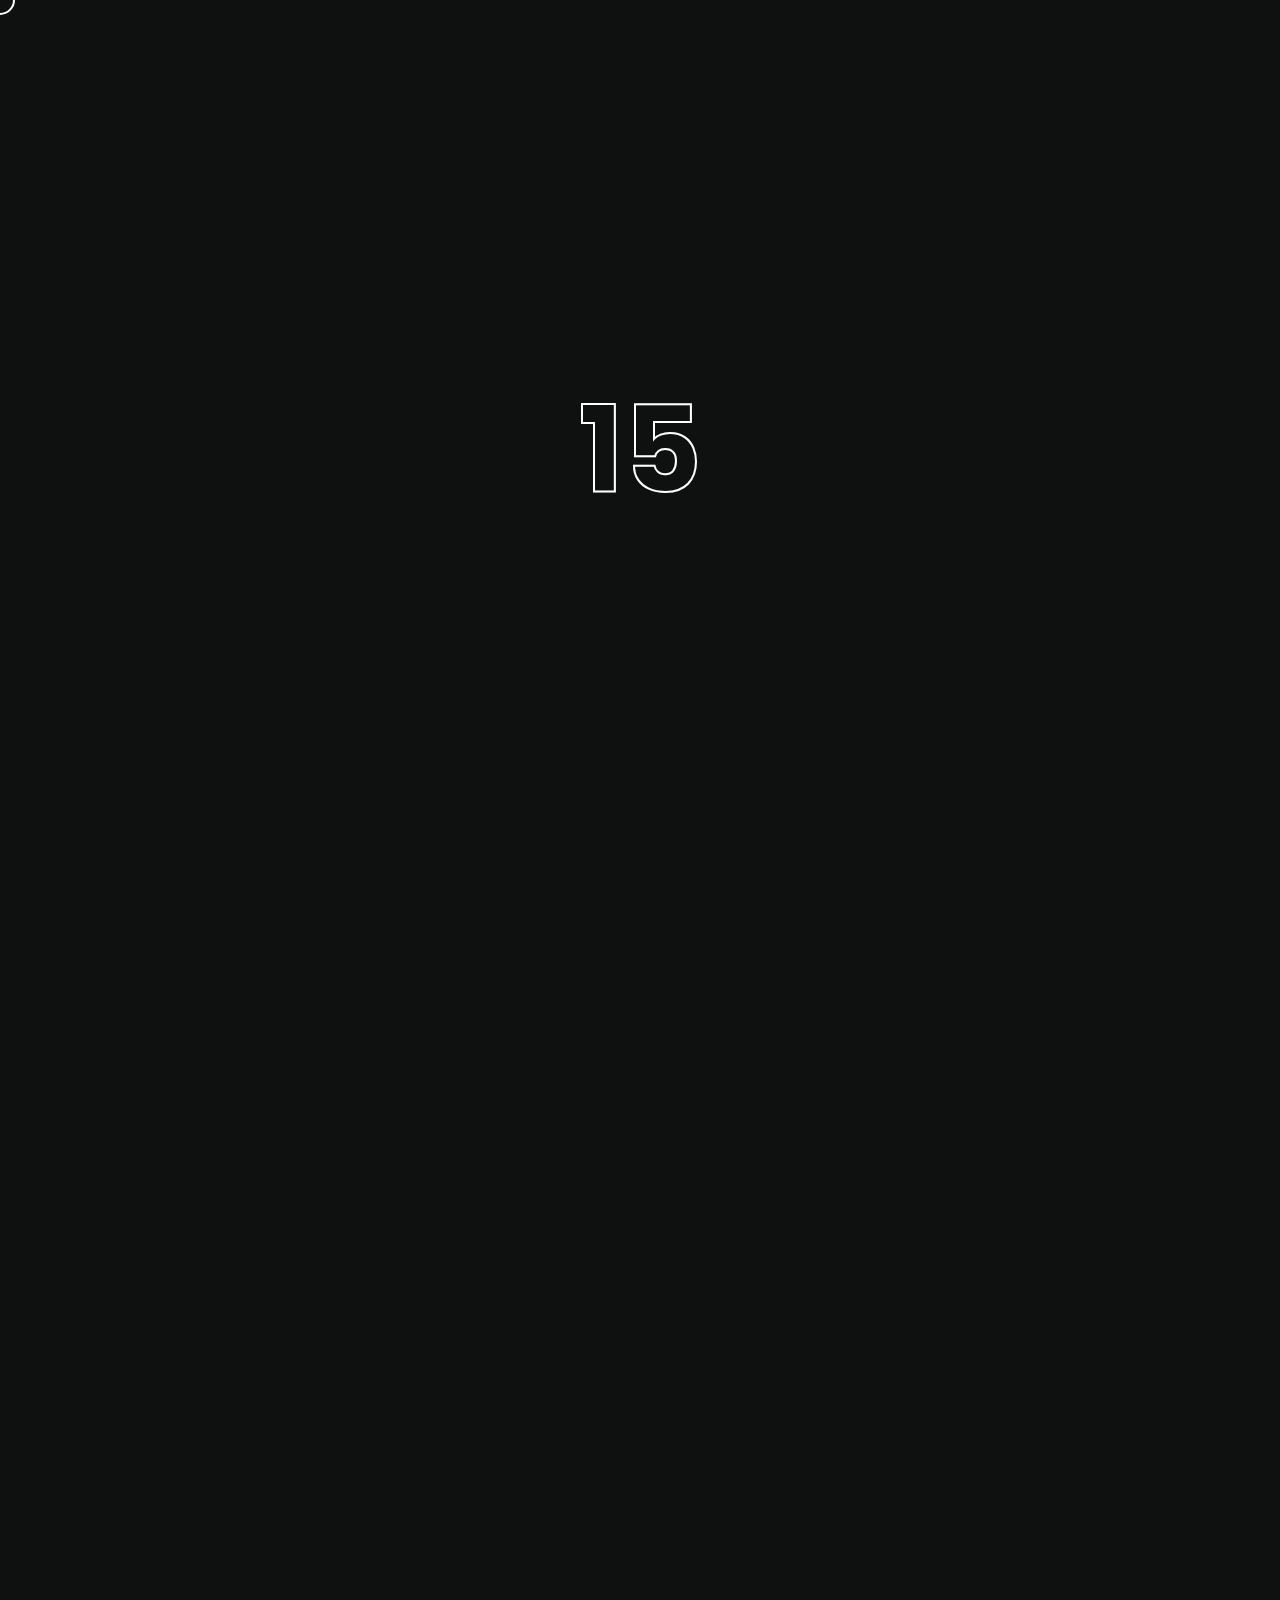
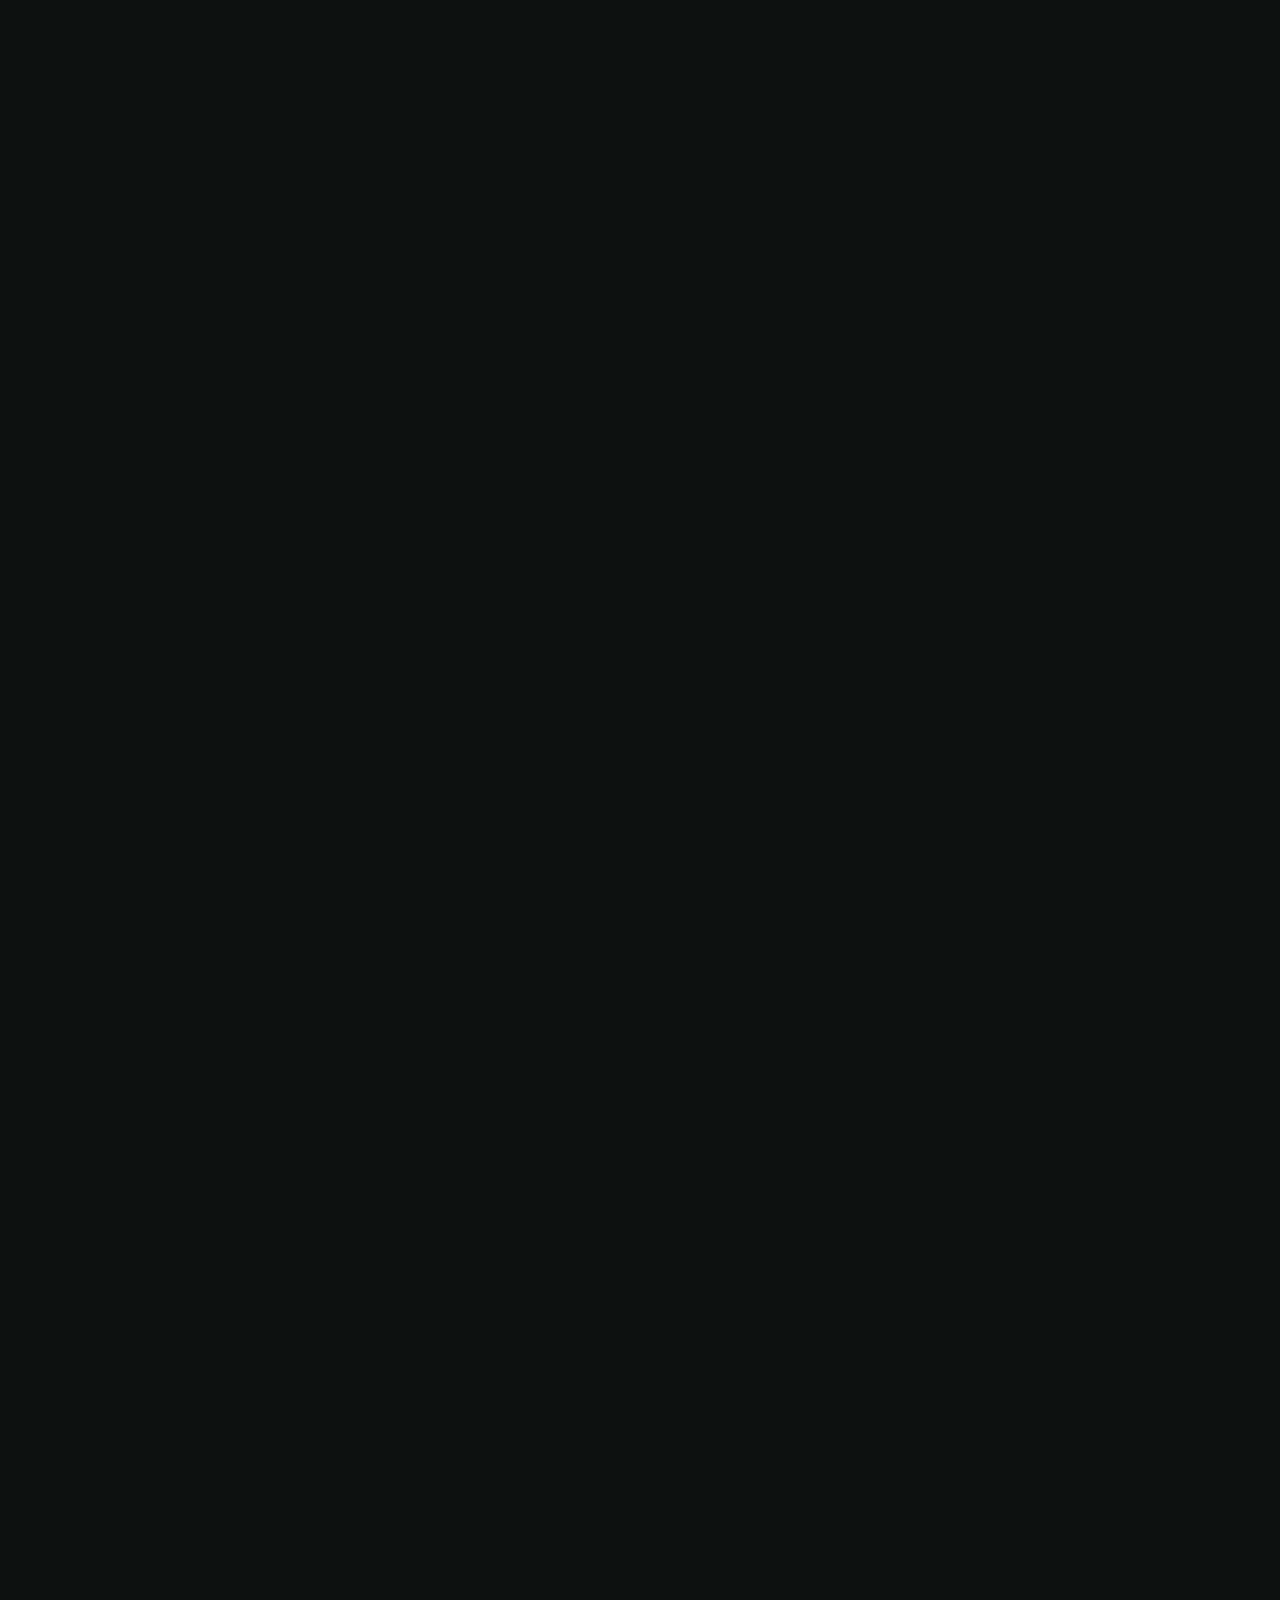
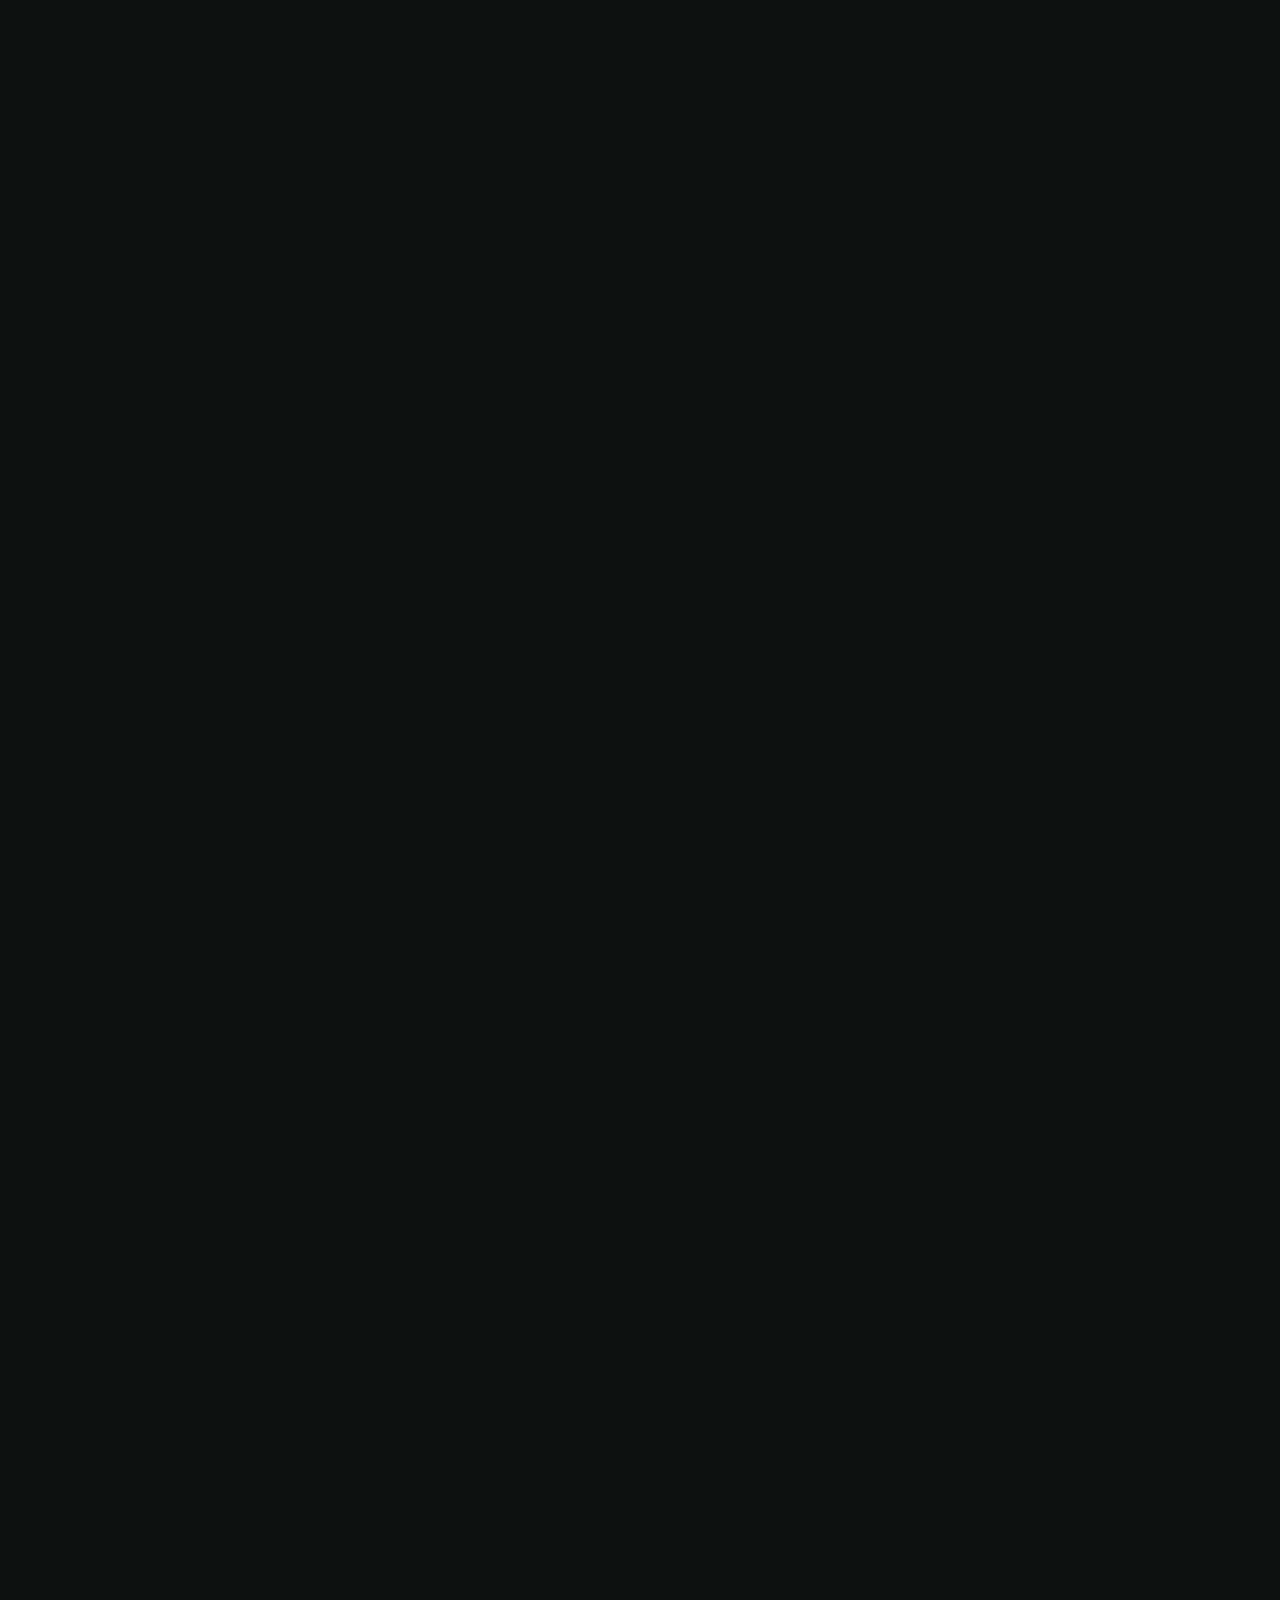
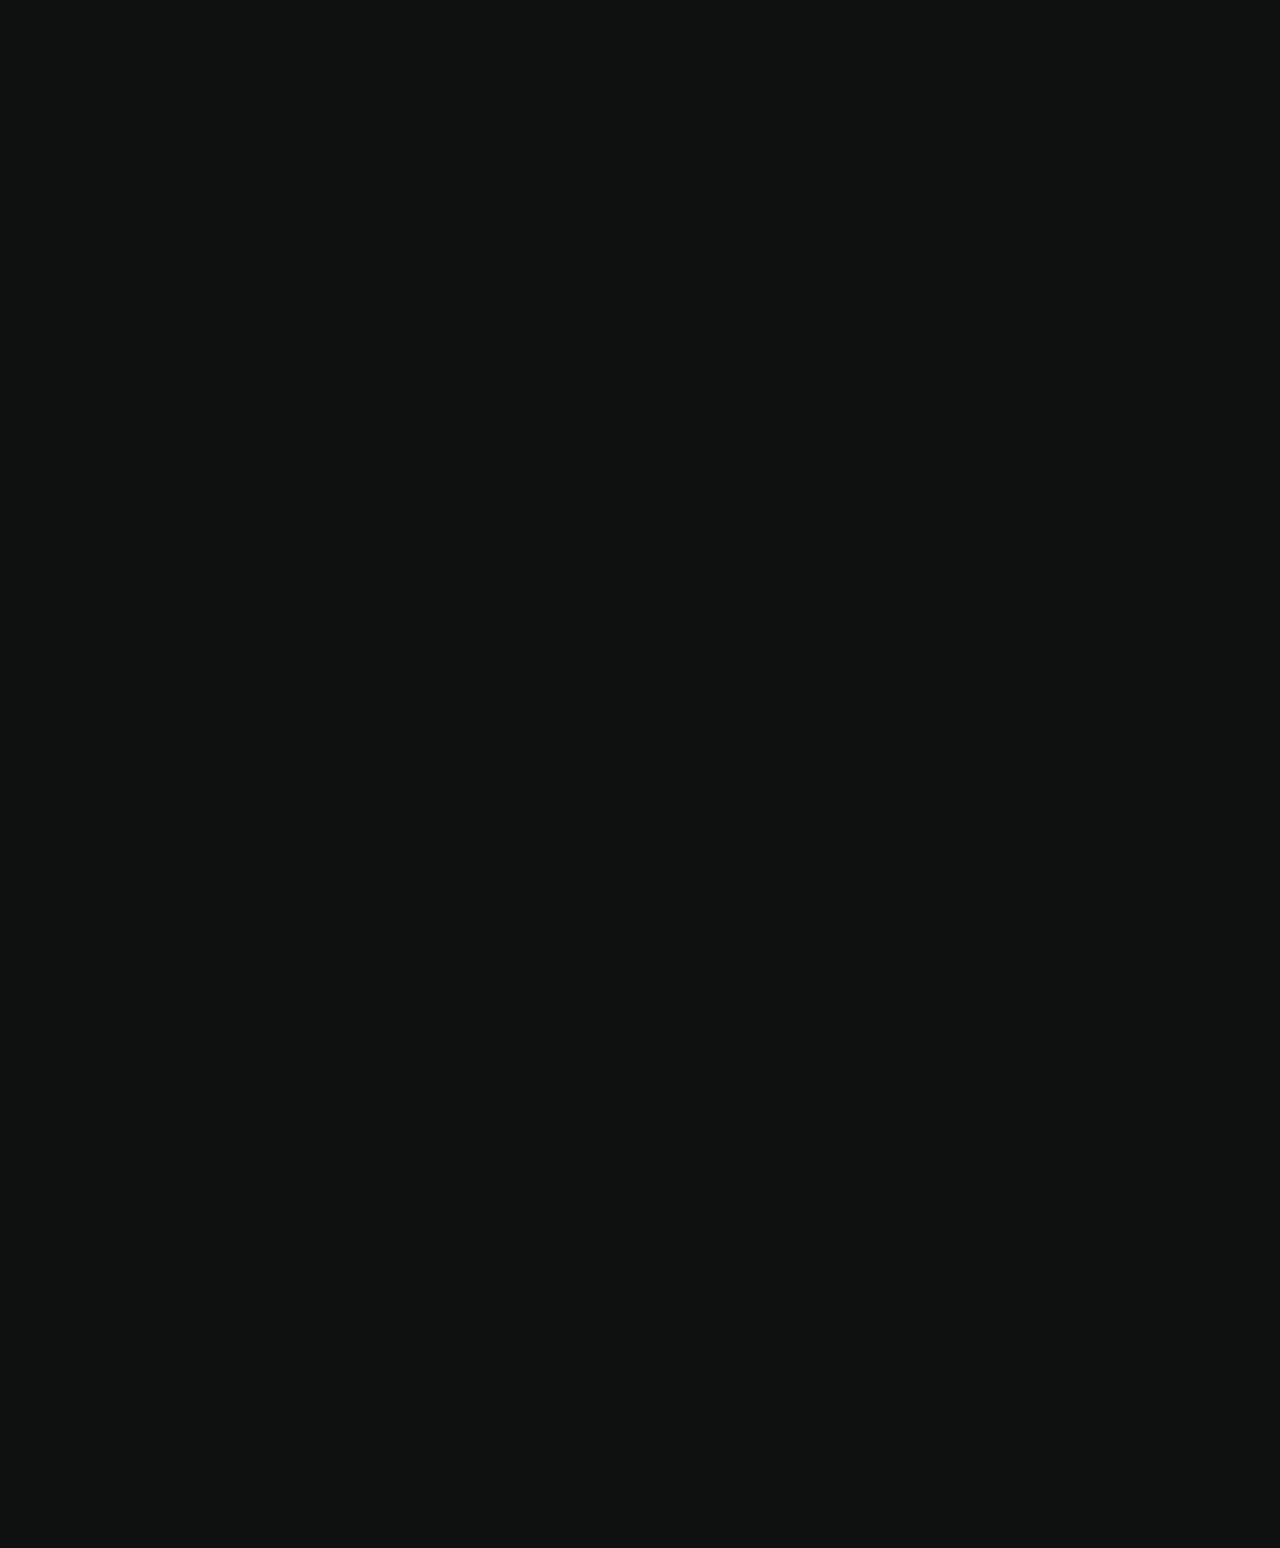
<file: index.html>
<!DOCTYPE html>
<html lang="en">
<head>
	<!-- Global site tag (gtag.js) - Google Analytics -->
	<script>
		(function(i,s,o,g,r,a,m){i['GoogleAnalyticsObject']=r;i[r]=i[r]||function(){
		(i[r].q=i[r].q||[]).push(arguments)},i[r].l=1*new Date();a=s.createElement(o),
		m=s.getElementsByTagName(o)[0];a.async=1;a.src=g;m.parentNode.insertBefore(a,m)
		})(window,document,'script','https://www.google-analytics.com/analytics.js','ga');
		
		ga('create', 'code here', 'auto');
		ga('send', 'pageview');
	</script>
    
    <title>Amol Shah Showcase 2018</title>
    <meta name="viewport" content="width=device-width, initial-scale=1.0" />
    <meta name="description" content="Amol Shah Showcase 2018" />
    <meta name="author" content="Amol Shah">
    <meta charset="UTF-8" />    
    <link rel="icon" type="image/ico" href="favicon.ico" />
    <link href="style.css" rel="stylesheet" />
    <link href="css/font-awesome.min.css" rel="stylesheet" />
    <link href="https://fonts.googleapis.com/css?family=Poppins:300,400,600,700" rel="stylesheet">
   
</head>
    






<body class="hidden">

	
	<main>		
        <!-- Preloader -->
        <div class="preloader-wrap">
            <div class="outer">
                <div class="inner">
                    <div class="percentage" id="precent"></div>                          
                </div>
            </div>
        </div>
        <!--/Preloader -->  
        
        <div class="cd-index cd-main-content">
    
        <!-- Page Content -->
        <div id="page-content" class="light-content">
            
            
            <!-- Header -->
            <header>
                <div id="header-container">
                
                
                <!-- Logo -->
                <div id="logo" class="hide-ball">
                    <a class="ajax-link" data-type="page-transition" href="/">
                        <img class="black-logo" src="images/logo.png" alt="Logo">
                        <img class="white-logo" src="images/logo-white.png" alt="Logo">
                    </a>
                </div>
                <!--/Logo -->             
                
                <!-- Navigation -->

                <nav>            
                    <ul data-breakpoint="1025" class="flexnav">
                 <!--       <li class="link"><a class="link active" href="#">Home</a>
                          <ul>

                            <li><a class="ajax-link" href="index.html" data-type="page-transition">Split Slider</a></li>
                            <li><a class="ajax-link" href="index-centered.html" data-type="page-transition">Centerd Slider</a></li>
                            <li><a class="ajax-link" href="index-full.html" data-type="page-transition">Fullscreen Slider</a></li>
                          </ul>
                        </li>                         
                        <li class="link"><a class="ajax-link link" data-type="page-transition" href="about.html">About</a></li>                        
-->
                        <li class="link"><a class="link" href="mailto:amolshah.1103@gmail.com?subject=Hello%20Amol&body=Let's%20talk%20about%20" target="_blank">Contact Me</a></li>               
                    </ul>            
                </nav>
                    
                <!--/Navigation -->
                
                <!-- Menu Burger -->

                <div id="menu-burger">
                    <span></span>
                    <span></span>
                    <span></span>
                    <span></span>
                </div>

                <!--/Menu Burger -->
            
                </div>
            </header>
            <!--/Header -->        
            
            
            <!-- Main -->
            <div id="main">
            
            	<!-- Hero Section -->
                <div id="hero" class="has-image">
                    <div id="hero-styles" class="parallax-onscroll">
                        <div id="hero-caption" class="text-align-center">
                            <div class="inner">
                                <h1 class="hero-title">Arduino <span>Radar</span></h1> 
                                <h2 class="hero-subtitle">SONAR based Object Detection System in Safety Engineering</h2>
                                
                                <div class="scroll-down-wrap no-border link">
                                    <a href="#" class="section-down-arrow ">
                                        <svg class="nectar-scroll-icon" viewBox="0 0 30 45" enable-background="new 0 0 30 45">
                                            <path class="nectar-scroll-icon-path" fill="none" stroke="#ffffff" stroke-width="2" stroke-miterlimit="10" d="M15,1.118c12.352,0,13.967,12.88,13.967,12.88v18.76  c0,0-1.514,11.204-13.967,11.204S0.931,32.966,0.931,32.966V14.05C0.931,14.05,2.648,1.118,15,1.118z">
                                            </path>
                                        </svg>
                                    </a>
                                </div>                                              
                            </div>
                        </div>                                            
                    </div>
                </div>
                <div id="hero-bg-wrapper">
                    <div id="hero-image-parallax">
                        <div id="hero-bg-image" style="background-image:url(images/03hero.jpg)"></div>
                    </div>
                </div>                         
                <!--/Hero Section -->   
                     
                
                <!-- Main Content -->
                <div id="main-content">
                	<div id="main-page-content">
                    
                        
                     	<!-- Row -->

                        <div class="vc_row row_padding_top row_padding_bottom">
                            
                            <div class="container">
                                
                                <div class="one_third has-animation" data-delay="10">
                                	<h4>Arduino Code</h4>
                                </div>
                                
                                <div class="two_third has-animation last" data-delay="50">
                                    <xmp>// Includes the Servo library
#include <Servo.h>. 
// Defines Tirg and Echo pins of the Ultrasonic Sensor
const int trigPin = 10;
const int echoPin = 11;
// Variables for the duration and the distance
long duration;
int distance;
Servo myServo; // Creates a servo object for controlling the servo motor
void setup() {
  pinMode(trigPin, OUTPUT); // Sets the trigPin as an Output
  pinMode(echoPin, INPUT); // Sets the echoPin as an Input
  Serial.begin(9600);
  myServo.attach(12); // Defines on which pin is the servo motor attached
}
void loop() {
  // rotates the servo motor from 15 to 165 degrees
  for(int i=0;i<=180;i++){  
  myServo.write(i);
  delay(30);
  distance = calculateDistance();// Calls a function for calculating the distance measured by the Ultrasonic sensor for each degree
  
  Serial.print(i); // Sends the current degree into the Serial Port
  Serial.print(","); // Sends addition character right next to the previous value needed later in the Processing IDE for indexing
  Serial.print(distance); // Sends the distance value into the Serial Port
  Serial.print("."); // Sends addition character right next to the previous value needed later in the Processing IDE for indexing
  }
  // Repeats the previous lines from 165 to 15 degrees
  for(int i=180;i>0;i--){  
  myServo.write(i);
  delay(30);
  distance = calculateDistance();
  Serial.print(i);
  Serial.print(",");
  Serial.print(distance);
  Serial.print(".");
  }
}
// Function for calculating the distance measured by the Ultrasonic sensor
int calculateDistance(){ 
  
  digitalWrite(trigPin, LOW); 
  delayMicroseconds(2);
  // Sets the trigPin on HIGH state for 10 micro seconds
  digitalWrite(trigPin, HIGH); 
  delayMicroseconds(10);
  digitalWrite(trigPin, LOW);
  duration = pulseIn(echoPin, HIGH); // Reads the echoPin, returns the sound wave travel time in microseconds
  distance= duration*0.034/2;
  return distance;
}</xmp>
                                    <a href="images/Arduino.txt" target="_blank" class="link"><span>Download Arduino File (.ino)</span></a>
                                </div>
                                
                            </div>
                            
                        </div>

                        <!--/Row -->
                        
                    
					
                        <!-- Row -->
                        <div class="vc_row text-align-center" >
                            
                            <div class="container">
                            
                                <a href="images/projects/nr02.jpg" class="image-link"><img class="has-animation" data-delay="10" alt="image" src="images/projects/nr02.jpg" /></a>
                                                    
                                
                            </div>
                            
                        </div>
                        <!--/Row -->
                            
                            <!-- Row -->

                        <div class="vc_row row_padding_top row_padding_bottom">
                            
                            <div class="container">
                                
                                <div class="one_third has-animation" data-delay="10">
                                	<h4>Processing Code</h4>
                                </div>
                                
                                <div class="two_third has-animation last" data-delay="50">
                                    <xmp>/*   Arduino Radar Project
*  by Dejan Nedelkovski,  
*/

import processing.serial.*; // imports library for serial communication
import java.awt.event.KeyEvent; // imports library for reading the data from the serial port
import java.io.IOException;

Serial myPort; // defines Object Serial
// defubes variables
String angle="";
String distance="";
String data="";
String noObject;
float pixsDistance;
int iAngle, iDistance;
int index1=0;
int index2=0;
PFont orcFont;

void setup() {
  
 size (1366, 768); // ***CHANGE THIS TO YOUR SCREEN RESOLUTION***
 smooth();
 myPort = new Serial(this,"COM38", 9600); // starts the serial communication
 myPort.bufferUntil('.'); // reads the data from the serial port up to the character '.'. So actually it reads this: angle,distance.
 orcFont = loadFont("OCRAExtended-30.vlw");
}

void draw() {
  
  fill(98,245,31);
  textFont(orcFont);
  // simulating motion blur and slow fade of the moving line
  noStroke();
  fill(0,4); 
  rect(0, 0, width, height-height*0.065); 
  
  fill(98,245,31); // green color
  // calls the functions for drawing the radar
  drawRadar(); 
  drawLine();
  drawObject();
  drawText();
}

void serialEvent (Serial myPort) { // starts reading data from the Serial Port
  // reads the data from the Serial Port up to the character '.' and puts it into the String variable "data".
  data = myPort.readStringUntil('.');
  data = data.substring(0,data.length()-1);
  
  index1 = data.indexOf(","); // find the character ',' and puts it into the variable "index1"
  angle= data.substring(0, index1); // read the data from position "0" to position of the variable index1 or thats the value of the angle the Arduino Board sent into the Serial Port
  distance= data.substring(index1+1, data.length()); // read the data from position "index1" to the end of the data pr thats the value of the distance
  
  // converts the String variables into Integer
  iAngle = int(angle);
  iDistance = int(distance);
}

void drawRadar() {
  pushMatrix();
  translate(width/2,height-height*0.074); // moves the starting coordinats to new location
  noFill();
  strokeWeight(2);
  stroke(98,245,31);
  // draws the arc lines
  arc(0,0,(width-width*0.0625),(width-width*0.0625),PI,TWO_PI);
  arc(0,0,(width-width*0.27),(width-width*0.27),PI,TWO_PI);
  arc(0,0,(width-width*0.479),(width-width*0.479),PI,TWO_PI);
  arc(0,0,(width-width*0.687),(width-width*0.687),PI,TWO_PI);
  // draws the angle lines
  line(-width/2,0,width/2,0);
  line(0,0,(-width/2)*cos(radians(30)),(-width/2)*sin(radians(30)));
  line(0,0,(-width/2)*cos(radians(60)),(-width/2)*sin(radians(60)));
  line(0,0,(-width/2)*cos(radians(90)),(-width/2)*sin(radians(90)));
  line(0,0,(-width/2)*cos(radians(120)),(-width/2)*sin(radians(120)));
  line(0,0,(-width/2)*cos(radians(150)),(-width/2)*sin(radians(150)));
  line((-width/2)*cos(radians(30)),0,width/2,0);
  popMatrix();
}

void drawObject() {
  pushMatrix();
  translate(width/2,height-height*0.074); // moves the starting coordinats to new location
  strokeWeight(9);
  stroke(255,10,10); // red color
  pixsDistance = iDistance*((height-height*0.1666)*0.025); // covers the distance from the sensor from cm to pixels
  // limiting the range to 40 cms
  if(iDistance<40){
    // draws the object according to the angle and the distance
  line(pixsDistance*cos(radians(iAngle)),-pixsDistance*sin(radians(iAngle)),(width-width*0.505)*cos(radians(iAngle)),-(width-width*0.505)*sin(radians(iAngle)));
  }
  popMatrix();
}

void drawLine() {
  pushMatrix();
  strokeWeight(9);
  stroke(30,250,60);
  translate(width/2,height-height*0.074); // moves the starting coordinats to new location
  line(0,0,(height-height*0.12)*cos(radians(iAngle)),-(height-height*0.12)*sin(radians(iAngle))); // draws the line according to the angle
  popMatrix();
}

void drawText() { // draws the texts on the screen
  
  pushMatrix();
  if(iDistance>40) {
  noObject = "Out of Range";
  }
  else {
  noObject = "In Range";
  }
  fill(0,0,0);
  noStroke();
  rect(0, height-height*0.0648, width, height);
  fill(98,245,31);
  textSize(25);
  
  text("10cm",width-width*0.3854,height-height*0.0833);
  text("20cm",width-width*0.281,height-height*0.0833);
  text("30cm",width-width*0.177,height-height*0.0833);
  text("40cm",width-width*0.0729,height-height*0.0833);
  textSize(25);
  text("Object: " + noObject, width-width*0.875, height-height*0.0277);
  text("Angle: " + iAngle +" °", width-width*0.48, height-height*0.0277);
  text("Distance: ", width-width*0.26, height-height*0.0277);
  if(iDistance<40) {
  text("        " + iDistance +" cm", width-width*0.225, height-height*0.0277);
  }
  textSize(25);
  fill(98,245,60);
  translate((width-width*0.4994)+width/2*cos(radians(30)),(height-height*0.0907)-width/2*sin(radians(30)));
  rotate(-radians(-60));
  text("30°",0,0);
  resetMatrix();
  translate((width-width*0.503)+width/2*cos(radians(60)),(height-height*0.0888)-width/2*sin(radians(60)));
  rotate(-radians(-30));
  text("60°",0,0);
  resetMatrix();
  translate((width-width*0.507)+width/2*cos(radians(90)),(height-height*0.0833)-width/2*sin(radians(90)));
  rotate(radians(0));
  text("90°",0,0);
  resetMatrix();
  translate(width-width*0.513+width/2*cos(radians(120)),(height-height*0.07129)-width/2*sin(radians(120)));
  rotate(radians(-30));
  text("120°",0,0);
  resetMatrix();
  translate((width-width*0.5104)+width/2*cos(radians(150)),(height-height*0.0574)-width/2*sin(radians(150)));
  rotate(radians(-60));
  text("150°",0,0);
  popMatrix(); 
}</xmp>
                                    <a href="images/Processing.pde" target="_blank" class="link"><span>Download Processing File (.pde)</span></a>
                                </div>
                                
                            </div>
                            
                        </div>

                        <!--/Row -->
                        
                                <!-- Row -->
                        <div class="vc_row text-align-center" >
                            
                            <div class="container">
                            
                                <a href="images/projects/nr03.jpg" class="image-link"><img class="has-animation" data-delay="10" alt="image" src="images/projects/nr03.jpg" /></a>
                                                    
                                
                            </div>
                            
                        </div>
                        <!--/Row -->
                    
                    </div>
                	<!--/Main Page Content --> 
                    
                                        	
                            
                </div>
                <!--/Main Content --> 
            </div>
            <!--/Main --> 
            
            
            <!-- Footer -->
            <footer class="hidden">        	
                <div id="footer-container">
                	
                    <div class="copyright-wrap">            	
                        <div class="copyright-icon"><i class="fa fa-copyright" aria-hidden="true"></i></div>
                        <div class="copyright-text">Copyright</div>
                        <div class="copyright">
                            <p>2018 © <a class="link" target="_blank" href="/">Amol Shah</a></p>
                        </div>                
                    </div>
                    
                    <div class="socials-wrap">            	
                        <div class="socials-icon"><i class="fa fa-share-alt" aria-hidden="true"></i></div>
                        <div class="socials-text">Follow Me</div>
                        <ul class="socials">

                            <li><span class="parallax-wrap" style="display: none"><a class="link" href="" target="_blank"></a></span></li>
                            <li><span class="parallax-wrap" style="display: none"><a class="link" href="#" target="_blank"></a></span></li>

                            <li><span class="parallax-wrap"><a class="link" href="https://in.linkedin.com/in/amolshah11" target="_blank">In</a></span></li>
                            <li><span class="parallax-wrap"><a class="link" href="https://www.facebook.com/amolshah.1103" target="_blank">Fb</a></span></li>
                        </ul>                
                    </div>
                    
                </div>
            </footer>
            <!--/Footer -->
            
            
		</div>    
        <!--/Page Content -->
    
		</div>
	</main>
    
    
    
    
    <div class="cd-cover-layer"></div>
    <div id="magic-cursor">
        <div id="ball">
        	<div id="ball-loader"></div>
        </div>
    </div>
    <div id="rotate-device"></div>
		
    <script src="js/jquery.min.js"></script>
    <script src="js/plugins.js"></script>
    <script src="js/scripts.js"></script>



</body>

</html>
</file>
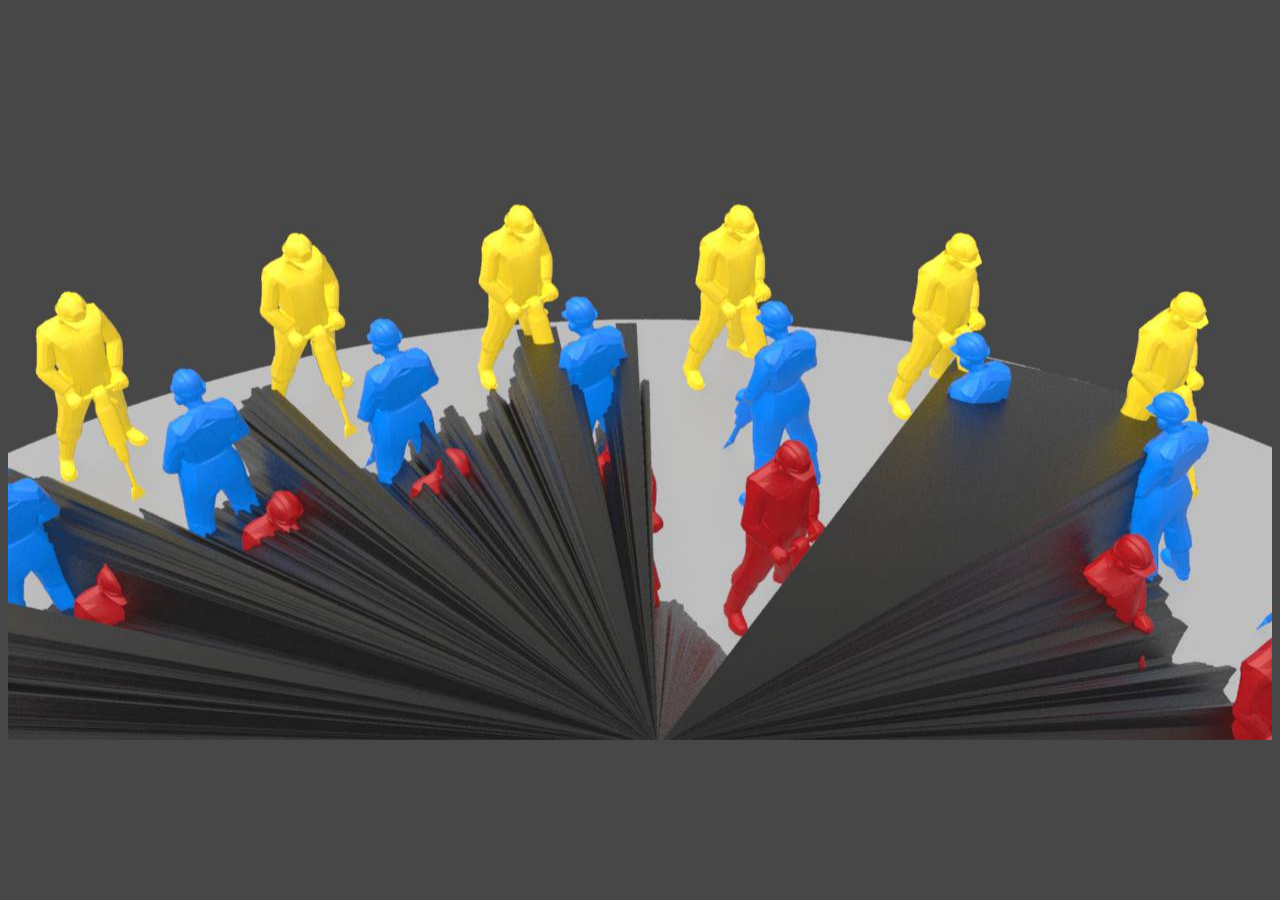
<file: viewone.html>
<!--
  KeyShot VR
  (c) Copyright 2012-2013 Luxion ApS - All Rights Reserved.
-->

<!DOCTYPE html>
<html xmlns='http://www.w3.org/1999/xhtml'>
  <head>
    <meta http-equiv="X-UA-Compatible" content="IE=Edge"/>
    <meta http-equiv="Content-Type" content="text/html; charset=utf-8"/>
    <title>View One</title>
    <style type="text/css">
      body { -ms-touch-action: none; }
    </style>
    <script type="text/javascript" src="viewone/files/KeyShotVR.js"></script>
    <script type="text/javascript">
      var keyshotVR;

      function initKeyShotVR() {
        var nameOfDiv = "viewone";
        var folderName = "viewone";
        var imageWidth = 1920;
        var imageHeight = 882;
        var backgroundColor = "#000000";
        var uCount = 18;
        var vCount = 1;
        var uWrap = true;
        var vWrap = false;
        var uMouseSensitivity = -0.050000;
        var vMouseSensitivity = 1.000000;
        var uStartIndex = 9;
        var vStartIndex = 0;
        var minZoom = 1.000000;
        var maxZoom = 1.000000;
        var rotationDamping = 0.960000;
        var downScaleToBrowser = true;
        var addDownScaleGUIButton = false;
        var addPlayGUIButton = false;
        var imageExtension = "jpg";
        var showLoading = false;
        var loadingIcon = "ks_logo.png"; // Set to empty string for default icon.
        var allowFullscreen = true; // Double-click in desktop browsers for fullscreen.

        keyshotVR = new keyshotVR(nameOfDiv,folderName,imageWidth,imageHeight,backgroundColor,uCount,vCount,uWrap,vWrap,uMouseSensitivity,vMouseSensitivity,uStartIndex,vStartIndex,minZoom,maxZoom,rotationDamping,downScaleToBrowser,addDownScaleGUIButton,addPlayGUIButton,imageExtension,showLoading,loadingIcon,allowFullscreen);
      }

      window.onload = initKeyShotVR;
    </script>
  </head>
  <body oncontextmenu="return false;" style="background-color: #474747;">
    <div id="viewone"></div> 
  </body>
</html>
</file>
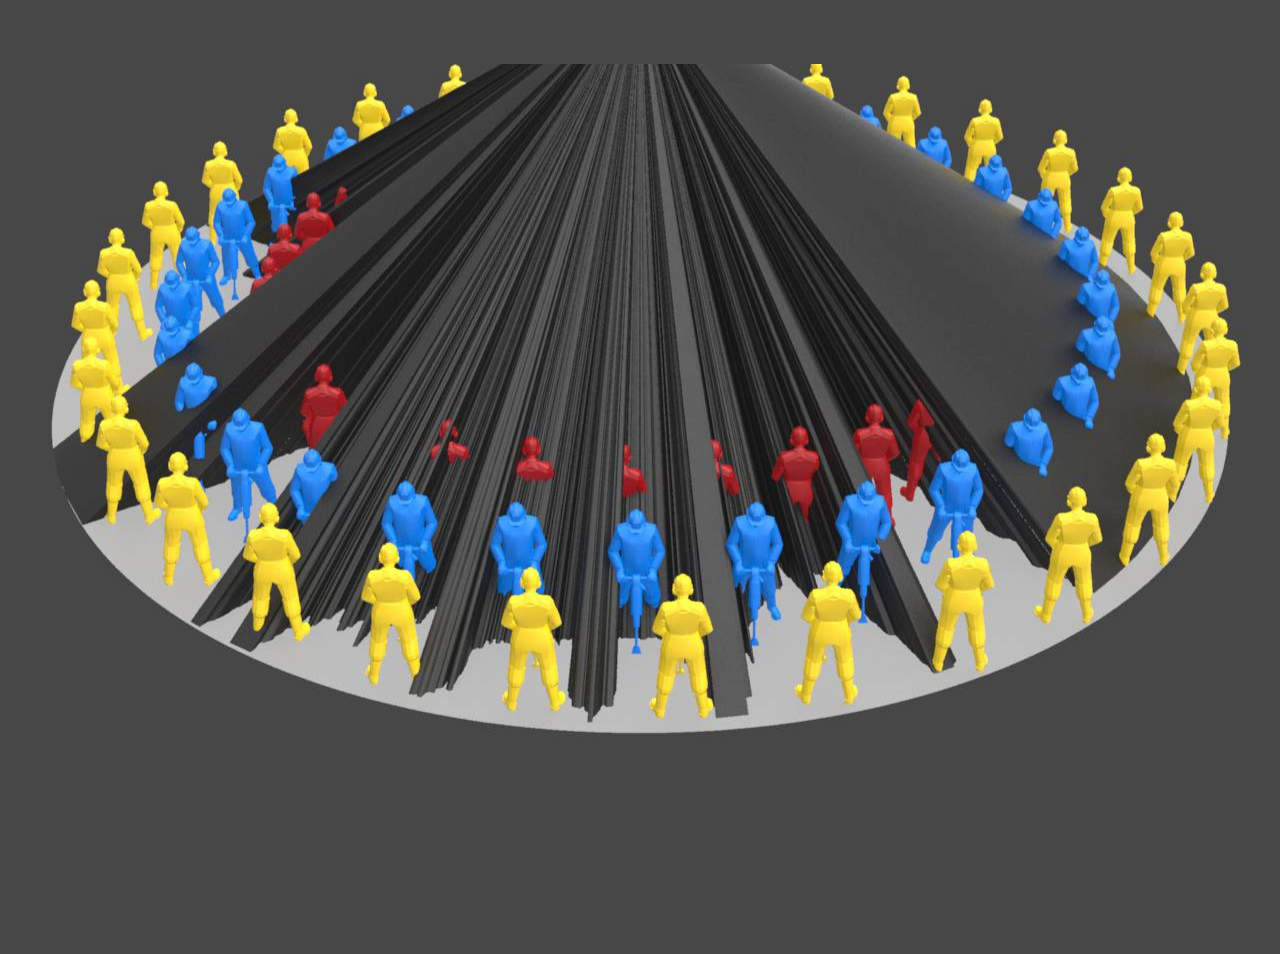
<file: viewtwo.html>
<!--
  KeyShot VR
  (c) Copyright 2012-2013 Luxion ApS - All Rights Reserved.
-->

<!DOCTYPE html>
<html xmlns='http://www.w3.org/1999/xhtml'>
  <head>
    <meta http-equiv="X-UA-Compatible" content="IE=Edge"/>
    <meta http-equiv="Content-Type" content="text/html; charset=utf-8"/>
    <title>View Two</title>
    <style type="text/css">
      body { -ms-touch-action: none; }
    </style>
    <script type="text/javascript" src="viewtwo/files/KeyShotVR.js"></script>
    <script type="text/javascript">
      var keyshotVR;

      function initKeyShotVR() {
        var nameOfDiv = "viewtwo";
        var folderName = "viewtwo";
        var imageWidth = 1920;
        var imageHeight = 882;
        var backgroundColor = "#000000";
        var uCount = 18;
        var vCount = 1;
        var uWrap = true;
        var vWrap = false;
        var uMouseSensitivity = -0.050000;
        var vMouseSensitivity = 1.000000;
        var uStartIndex = 9;
        var vStartIndex = 0;
        var minZoom = 1.000000;
        var maxZoom = 1.000000;
        var rotationDamping = 0.960000;
        var downScaleToBrowser = true;
        var addDownScaleGUIButton = false;
        var addPlayGUIButton = false;
        var imageExtension = "jpg";
        var showLoading = false;
        var loadingIcon = "ks_logo.png"; // Set to empty string for default icon.
        var allowFullscreen = true; // Double-click in desktop browsers for fullscreen.

        keyshotVR = new keyshotVR(nameOfDiv,folderName,imageWidth,imageHeight,backgroundColor,uCount,vCount,uWrap,vWrap,uMouseSensitivity,vMouseSensitivity,uStartIndex,vStartIndex,minZoom,maxZoom,rotationDamping,downScaleToBrowser,addDownScaleGUIButton,addPlayGUIButton,imageExtension,showLoading,loadingIcon,allowFullscreen);
      }

      window.onload = initKeyShotVR;
    </script>
  </head>
  <body oncontextmenu="return false;" style="background-color: #474747; margin-top: 5%">
    <div id="viewtwo"></div> 
  </body>
</html>
</file>
<file: style.css>
/*------------------------------------------------------------------
Project:	Amol Shah Portfolio
Version:	1.0
Last change:	16/09/2018
Assigned to:	Amol Shah 
Primary use:	Showcase Portfolio 
-------------------------------------------------------------------*/


@import url("css/portfolio.css");
@import url("css/shortcodes.css");
@import url("css/assets.css");


/*------------------------------------------------------------------

01. General Styles
02. Magic Cursor
03. Page Overlay
04. Header Elements
05. Hero Section
06. Main Content 
07. Footer Elements
08. Responsive Media Querries

-------------------------------------------------------------------*/

	
/*--------------------------------------------------
	01. General Settings
---------------------------------------------------*/		
	
	html,body{
		font-family: 'Poppins', sans-serif;
		font-weight: 300;
		font-size:14px;
		height:100%;
		width:100%;
		color:#999;
		background-color:#0f1010;
	}
	
	html {
		box-sizing: border-box;
		margin-right: 0px!important;
		overflow: visible!important;
	}
	
	body {
	  overflow-x: hidden;
	  overflow-y: scroll;
	  -webkit-transition: opacity 0.2s ease-in-out 0.2s;
		transition: opacity 0.2s ease-in-out 0.2s;
	}
	
	body.hidden {
		opacity:0;
	}
	
	html, body, div, span, applet, object, iframe, h1, h2, h3, h4, h5, h6, p, blockquote, pre, a, abbr, acronym, address, big, cite, code, del, dfn, em, font, ins, kbd, q, s, samp, small, strike, strong, sub, sup, tt, var, dl, dt, dd, ol, ul, li, fieldset, form, label, legend, table, caption, tbody, tfoot, thead, tr, th, td {
		border: 0;
		margin: 0;
		outline: 0;
		padding: 0;
		vertical-align: baseline;
	}
	
	article,
	aside,
	details,
	figcaption,
	footer,
	header,
	hgroup,
	nav,
	section {
		display: block;
	}
	
	audio,
	 {
		display: inline-block;
		max-width: 100%;
	}	
	
	address {
		font-style: italic;
		margin-bottom: 24px;
	}
	
	abbr[title] {
		border-bottom: 1px dotted #2b2b2b;
		cursor: help;
	}
	
	b,
	strong {
		font-weight: 400;
		color:#000;
	}
	
	cite,
	dfn,
	em,
	i {
		font-style: italic;
	}
	
	mark,
	ins {
		background: none repeat scroll 0 0 #000;
		text-decoration: none;
		color:#fff;
		font-family: "Montserrat",sans-serif;
		font-size: 10px;
		font-weight: 400;
		letter-spacing: 4px;
		text-transform: uppercase;
		padding:2px 5px;
		margin-bottom:10px;
		display:inline-block;
	}
	
	code,
	kbd,
	tt,
	var,
	samp,
	pre {
		font-family: monospace, serif;
		font-size: 15px;
		-webkit-hyphens: none;
		-moz-hyphens:    none;
		-ms-hyphens:     none;
		hyphens:         none;
		line-height: 1.6;
	}
	
	pre {
		border: 1px solid rgba(0, 0, 0, 0.1);
		-webkit-box-sizing: border-box;
		-moz-box-sizing:    border-box;
		box-sizing:         border-box;
		margin-bottom: 24px;
		max-width: 100%;
		overflow: auto;
		padding: 12px;
		white-space: pre;
		white-space: pre-wrap;
		word-wrap: break-word;
	}
	
	blockquote,
	q {
		-webkit-hyphens: none;
		-moz-hyphens:    none;
		-ms-hyphens:     none;
		hyphens:         none;
		quotes: none;
	}
	
	blockquote:before,
	blockquote:after,
	q:before,
	q:after {
		content: "";
		content: none;
	}
	
	blockquote {
		color: #000;
		font-size: 18px;
		font-style: italic;
		font-weight: 300;
		line-height: 30px;
		margin-bottom: 24px;
		font-family:Georgia, "Times New Roman", Times, serif;
		border-left:2px #ddd solid;
		padding:20px 20px 20px 40px;
		letter-spacing: 0.01em;
	}
	
	.light-content blockquote {
		color: #fff;
	}
	
	blockquote span {
		display:block;
		margin-top:20px;
		font-weight:400;
		font-size:12px;
		font-style:normal;
		font-family: Verdana,Geneva,sans-serif;
		color:#999;
	}
	
	blockquote cite,
	blockquote small {
		color: #2b2b2b;
		font-size: 16px;
		font-weight: 400;
		line-height: 1.5;
	}
	
	blockquote em,
	blockquote i,
	blockquote cite {
		font-style: normal;
	}
	
	blockquote strong,
	blockquote b {
		font-weight: 400;
	}
	
	small {
		font-size: smaller;
	}
	
	big {
		font-size: 125%;
	}
	
	sup,
	sub {
		font-size: 75%;
		height: 0;
		line-height: 0;
		position: relative;
		vertical-align: baseline;
	}
	
	sup {
		bottom: 1ex;
	}
	
	sub {
		top: .5ex;
	}
	
	dl {
		margin-bottom: 24px;
	}
	
	dt {
		font-weight: bold;
	}
	
	dd {
		margin-bottom: 24px;
	}
	
	ul,
	ol {
		list-style: none;
		margin: 0 0 24px 20px;
	}
	
	ul {
		list-style: disc;
	}
	
	ol {
		list-style: decimal;
	}
	
	li > ul,
	li > ol {
		margin: 0 0 0 20px;
	}
	
	li {
		line-height: 20px;
		color:#333;
		margin-bottom:10px;
	}
	
	.light-content li {
		color:#fff;
	}
	
	figure {
		margin:0;
		position:relative;
		display: block;
	}
	
	figure img {
		max-width:100%;
	}
	
	.full img {
		width:100vw;
	}
	
	figcaption {
		background-color: rgba(0,0,0,1);
		bottom: 25px;
		color: #fff;
		font-weight:400;
		font-size: 12px;
		padding: 10px 20px;
		position: absolute;
		right: 25px;
		z-index: 10;
		border-radius:3px
	}
	
	fieldset {
		border: 1px solid rgba(0, 0, 0, 0.1);
		margin: 0 0 24px;
		padding: 0;
	}
	
	legend {
		white-space: normal;
	}
	
	button,	input {
		line-height: normal;
	}
	
	input,
	textarea {
		background-image: -webkit-linear-gradient(hsla(0,0%,100%,0), hsla(0,0%,100%,0)); /* Removing the inner shadow, rounded corners on iOS inputs */
	}
	
	button, html input[type="button"], input[type="reset"], input[type="submit"] {
		cursor: pointer;
	}
	
	button[disabled],
	input[disabled] {
		cursor: default;
	}
	
	input[type="checkbox"],
	input[type="radio"] {
		padding: 0;
	}
	
	input[type="search"] {

		-webkit-appearance: textfield;
	}
	
	input[type="search"]::-webkit-search-decoration {
		-webkit-appearance: none;
	}
	
	button::-moz-focus-inner, input::-moz-focus-inner {
		border: 0;
		padding: 0;
	}
	
	textarea {
		overflow: auto;
		vertical-align: top;
	}
	
	table, th, td {
		border: 1px solid rgba(0, 0, 0, 0.1);
	}
	
	table {
		border-collapse: separate;
		border-spacing: 0;
		border-width: 1px 0 0 1px;
		margin-bottom: 24px;	
		width: 100%;
	}
	
	caption, th, td {
		font-weight: normal;
		text-align: left;
	}
	
	th {
		border-width: 0 1px 1px 0;
		font-weight: bold;
	}
	
	td {
		border-width: 0 1px 1px 0;
	}
	
	del {
		color: #767676;
	}
	
	hr {
		border: 0;
		height: 25px;
		width:100%;
		float:none;
		margin:0;
		display:inline-block;
	}
	
	hr.small {
		height:20px;
	}
	
	hr:after {
		clear: both;
		content: " ";
		display: block;
		height: 0;
		visibility: hidden;
	}
	
	::selection {
		background: #000;
		color: #fff;
		text-shadow: none;
	}
	
	::-moz-selection {
		background: #000;
		color: #fff;
		text-shadow: none;
	}
	
	img {
		border: 0 none;
		max-width: 100%;
		vertical-align: middle;
	}
		
	h1, h2, h3, h4, h5, h6 {
		font-weight: 600;
		color:#000;
		margin-bottom:10px;
	}
	
	h1.big-title{
		font-size: 80px;
		font-style: normal;
		font-weight: 600;
		line-height: 110px;
		margin-left:-7px;
	}	
	
	h1{
		font-size:48px;
		line-height: 60px;
	}
	
	h2{
		font-size: 36px;
		line-height: 48px;
	}
	
	h3{
		font-size:30px;
		line-height: 40px;
		margin-left:-1px;
	}
	
	h4{
		font-size:24px;
		line-height: 36px;
		margin-left:-1px;	
	}
	
	h5{
		font-size:18px;
		line-height: 24px;
		margin-left:-1px;
	}
	
	h6{
		font-size:14px;
		line-height: 18px;
	}
	
	.light-content h1, .light-content h2, .light-content h3, .light-content h4, .light-content h5, .light-content h6 {
		color: #fff!important;
	}
	
	.light-content p {
		color:rgba(255,255,255,0.5);
	}
	
	.title-has-line {
		position:relative;
		margin-bottom:25px;
	}
	
	.title-has-line::after {
		background: none repeat scroll 0 0 #000;
		bottom: 20px;
		content: "";
		height: 1px;
		left: -40px;
		position: absolute;
		width: 25px;
	}
	
	p.title-has-line {
		position:relative;
		margin-bottom:5px;
		font-size:12px;
	}
	
	p.title-has-line::after {
		background: none repeat scroll 0 0 #000;
		bottom: 14px;
		content: "";
		height: 1px;
		left: -30px;
		position: absolute;
		width: 16px;
	}
	
	.light-content .title-has-line::after {
		background: none repeat scroll 0 0 rgba(255,255,255,0.3);
	}
	
	p {
		font-size:14px;
		margin-bottom:10px;
		line-height:28px;
		color:#999;
	}
	
	p.no-margins {
		margin-bottom:0;
	}
	
	.bigger {
		font-size: 24px;
		font-weight: 400;
		line-height:36px;
		color:#222;
	}
	
	.smaller {
		font-size: 12px;
	}
	
	.container {
		max-width:1280px;
		width:100%;
		margin:0 auto;
		padding: 0 60px;
		box-sizing:border-box;
	}
	
	.small .container {
		max-width:900px;
		width:100%;
		margin:0 auto;
		box-sizing:border-box;
	}
	
	.full .container {
		width: 100vw;
		max-width:none;
		margin-left: calc(-100vw / 2 + 1280px / 2);
		margin-right: calc(-100vw / 2 + 1280px / 2);
		padding: 0;
	}
	
	.container::after {
		clear: both;
		content: " ";
		display: table;
	}
	
	a:hover, a:active {
	  outline: 0;
	  color: #000;
	}
	
	a {
		text-decoration: none;
		color: #000;
		outline: 0;
	}
	
	a:hover {
		text-decoration:none;
	}
	
	.one_half {
    	width: 48%;
	}	

	.one_third {
		width: 30.6%;
	}	

	.one_fourth {
		width: 22%;
	}	

	.one_fifth {
		width: 16.8%;
	}	

	.one_sixth {
		width: 13.33%;
	}	

	.two_fifth {
		width: 37.6%;
	}	

	.two_fourth {
		width: 48%;
	}		

	.two_third {
		width: 65.33%;
	}	

	.three_fifth {
		width: 58.4%;
	}	

	.three_fourth {
		width: 74%;
	}	

	.four_fifth {
		width: 79.2%;
	}	

	.five_sixth {
		width: 82.67%;
	}	

	.one_half, .one_third, .two_third, .three_fourth, .one_fourth, .two_fourth, .one_fifth, .two_fifth, .three_fifth, .four_fifth, .one_sixth, .five_sixth {
		float: left;
		margin-bottom: 20px;
		margin-right: 4%;
		position: relative;
	}

	.last {
		margin-right:0px;
	}
	
	.text-align-center {
		text-align:center;
	}
	
	.text-align-left {
		text-align:left;
	}
	
	.outer {
		display:table;
		width:100%;
		height:100%;
	}
	
	.inner {
		display:table-cell;
		vertical-align:middle;
		-webkit-box-sizing:border-box;
		-moz-box-sizing:border-box;
		box-sizing:border-box;
	}
	
	.vc_row {
		position:relative;
		z-index:1;
		opacity:1;
	}
	
	.row_padding_top {
		padding-top:120px;
	}
	
	.row_padding_bottom {
		padding-bottom:100px;
	}


/*--------------------------------------------------
	02. Magic Cursor
---------------------------------------------------*/	
	
	main {
		-webkit-transition: background 0.4s ease-in-out 0s;
		transition: background 0.4s ease-in-out 0s;
	}
	
	#magic-cursor {
	  position: absolute;
	  left:0;
	  top:0;
	  width: 30px;
	  height: 30px;
	  pointer-events: none;
	  z-index:10000;
	  -webkit-transition: opacity 0.2s ease-in-out 0.5s;
		transition: opacity 0.2s ease-in-out 0.5s;
	}
	
	.hidden #magic-cursor {
		opacity:0!important;
	}
	
	#ball {
		position: fixed;
		transform: translate(-50%, -50%);
		width: 30px;
		height: 30px;
		border: 2px solid #000;
		border-radius: 50%;
		pointer-events: none;
		opacity:1;
		box-sizing:border-box;	
	}
	
	
	
	.mfp-zoom-out-cur #ball {
		opacity:0;
		-webkit-transition: opacity 0.2s ease-in-out 0s;
		transition: opacity 0.2s ease-in-out 0s;
	}
	
	.light-content #ball, #ball.over-movie,  #ball.with-icon {
		border: 2px solid #fff;
		border-color:#fff!important;
	}
	
	#ball:before {
		font-family: FontAwesome;
		content: "\f053";
		font-size:6px;
		width:4px;
		height:8px;
		line-height:8px;
		text-align:center;
		position:absolute;
		left:-12px;
		top:9px;
		color:#000;
		opacity:0;
		transition: all 0.1s cubic-bezier(0.215, 0.61, 0.355, 1) 0s;
	}
	
	.light-content #ball:before {
		color:#fff;
	}
	
	#ball:after {
		font-family: FontAwesome;
		content: "\f054";
		font-size:6px;
		width:4px;
		height:8px;
		line-height:8px;
		text-align:center;
		position:absolute;
		right:-10px;
		top:9px;
		color:#000;
		opacity:0;
		transition: all 0.2s cubic-bezier(0.215, 0.61, 0.355, 1) 0s;
	}
	
	.light-content #ball:before, .light-content #ball:after {
		color:#fff;
	}
	
	.scale-up #ball:before, .scale-up #ball:after {
		opacity:1;
		transition: all 0.2s cubic-bezier(0.215, 0.61, 0.355, 1) 0s;
	}
	
	.scale-up.scale-none #ball:before, .scale-up.scale-none #ball:after {
		opacity:0;
	}
	
	#ball i {
		color:#000;
		width:29px;
		height:30px;
		line-height:28px;
		text-align:center;
		font-size:6px;
		display:block;
		opacity:1;
		transition: all 0.2s cubic-bezier(0.215, 0.61, 0.355, 1) 0s;
	}
	
	.light-content #ball i, #ball.over-movie i, #ball.with-icon i {
		color:#fff;
	}
	
	.scale-up #ball i {
		opacity:0;
		transition: all 0.2s cubic-bezier(0.215, 0.61, 0.355, 1) 0s;
	}
	
	#ball.with-icon i {
		width:27px;
	}
	
	#ball.close-icon i {
		width:27px;
		font-size:8px;
	}
	
	#ball.over-movie i.fa-play, #ball.over-movie.pause-movie i.fa-pause {
		display:block;
	}
	
	#ball.over-movie i.fa-pause, #ball.over-movie.pause-movie i.fa-play {
		display:none;
	}
	
	#ball-loader {
		width: 40px;
		height: 40px;
		position:absolute;
		background-color: transparent;
		border-right: 2px solid transparent;
		border-bottom: 2px solid #000;
		border-left: 2px solid transparent;
		border-top: 2px solid transparent;
		border-radius: 50px;
		box-sizing: border-box;
		opacity:0;
		transform: translate(-9px, -9px) rotate(0deg);
		-webkit-animation: rotating 0.8s ease-in-out infinite;
		animation: rotating 0.8s ease-in-out infinite;
		-webkit-transition: opacity 0.2s ease-in-out 0s;
		transition: opacity 0.2s ease-in-out 0s;
	}
	
	.light-content #ball-loader { 
		border-bottom: 2px solid #fff;
	}
	
	.show-loader #ball-loader {
		opacity:1;
		-webkit-transition: opacity 0.2s ease-in-out 0s;
		transition: opacity 0.2s ease-in-out 0s;
	}
	
	@keyframes rotating {
      0% {
		-webkit-transform: translate(-7px, -7px) rotate(0deg);
		transform:  translate(-7px, -7px) rotate(0deg);
      }
	  
	  95% {
        -webkit-transform:  translate(-7px, -7px) rotate(350deg);
		transform:  translate(-7px, -7px) rotate(350deg);
      }
	  
      100% {
        -webkit-transform:  translate(-7px, -7px) rotate(360deg);
		transform:  translate(-7px, -7px) rotate(360deg);
      }
	}
	
	.show-loader a, .show-loader nav {
		pointer-events:none;
	}
	
	#rotate-device {
		width:100%;
		height:100%;
		position:fixed;
		z-index:1000;
		top:0;
		left:0;
		background-color:#0f1010;
		background-image:url(images/rotate.png);
		background-size:100px 100px;
		background-position:center;
		background-repeat:no-repeat;
		display:none;
	}
	
	
/*--------------------------------------------------
	03. Page Overlay
---------------------------------------------------*/	

	.preloader-wrap {
		width: 100%;
		height: 100%;
		position: fixed;
		top: 0; 
		bottom: 0;
		background: #fff;
		z-index : 800;
		text-align:center;
	}
	
	.light-content.preloader-wrap {
		background: #0f1010;
	}
	
	.percentage {
		z-index: 100;
		color: #000;
		opacity:1;
		font-weight: 700;
		font-size:120px;
		line-height:200px;
		color:rgba(0,0,0,0);
		-webkit-text-stroke: 2px rgba(0,0,0,1);
	}
	
	.light-content .percentage {
		color:rgba(255,255,255,0);
		-webkit-text-stroke: 2px rgba(255,255,255,1);
	}
	
	
/*--------------------------------------------------
	04. Header Elements
---------------------------------------------------*/	
	
	header {
		width:100%;
		height:140px;
		left:0;
		top:0;
		background-color:transparent;
		position:fixed;
		box-sizing:border-box;
		z-index:1000;
	}
	
	#header-container {
		box-sizing: border-box;
		height: 80px;
		padding:0 80px;
		margin: 30px auto;
		position: relative;
		width: 100%;
		z-index: 20;
		opacity:0;
	}
	
	.header-visible #header-container{
		opacity:1;
	}
	
	#logo {
		position: relative;
		display: table;
		pointer-events: auto;
		z-index: 10;
		top: 10px;
		float: left;
	}
	
	#logo a {
		display:block;
	}
	
	#logo a.disable, .open #logo a {
		pointer-events: none;
	}
	
	#logo img {
		display: block;
		height: 60px;
		width: auto;
		max-width:none;
	}
	
	#logo img.black-logo {
		opacity:1;
	}
	
	.light-content #logo img.black-logo {
		opacity:0;
	}
	
	#logo img.white-logo {
		position:absolute;
		top:0;
		left:0;
		opacity:0;
	}
	
	.light-content #logo img.white-logo {
		opacity:1;
	}
	
	.menu-open.light-content .slide-in #logo img.white-logo {
		opacity:1;
	}
	
	@media all and (min-width: 1025px) {
	
	nav {
		position: relative;
		width: auto;
		top: 0px;
		-webkit-transition: all 0.2s ease-in-out 0.5s;
		transition: all 0.2s ease-in-out 0.5s;
		display:block;
		float:right;
		height: 40px;
		margin: 20px 0;
	}
	
	.flexnav {
		display: block;
		float: right;
		position: relative;
		width: auto;
		max-height: 40px;
	}
	
	.flexnav li ul {   
    	min-width: 170px;
	}	
	
	.flexnav .touch-button {
		background: transparent none repeat scroll 0 0;
	}	
	
	.flexnav .touch-button .navicon {
		display:none;
	}
	
	.flexnav li {    
		background: transparent none repeat scroll 0 0;
		padding:0 30px;
	}
	
	.flexnav li:first-child {
		padding-left:0px;
	}
	
	.flexnav li:last-child {
		padding-right:0px;
	}
	
	.flexnav li a {    
		background: transparent none repeat scroll 0 0;
		padding: 10px 0 4px 0;
		position:relative;
		border-left: medium none;
		font-weight: 600;
		font-family: 'Poppins', sans-serif;
		color:#000;		
		font-size:12px;
		-webkit-transition: all 0.15s ease-in-out;
		transition: all 0.15s ease-in-out;
	}
	
	.light-content .flexnav li a { 
		color:#fff;		
	}
	
	.flexnav:hover li a {
		color: rgba(0,0,0,0.4);
	}
	
	.light-content .flexnav:hover li a {
		color: rgba(255,255,255,0.4);
	}
	
	.flexnav li:hover a {
		color:#000;
	}
	
	.light-content .flexnav li:hover a {
		color:#fff;
	}
	
	.flexnav li ul li a { 
		padding:0 20px 20px;
		background-color:transparent;
		font-size:13px;
		font-family: 'Roboto', sans-serif;
		font-weight:400;
		text-transform:none;
		color:#aaa!important;
		-webkit-transition: all 0.05s ease-in-out;
		-moz-transition: all 0.05s ease-in-out;
		-o-transition: all 0.05s ease-in-out;
		-ms-transition: all 0.05s ease-in-out;
		transition: all 0.05s ease-in-out;
	}
	
	.flexnav li ul li a.active, .flexnav li ul li a:hover {
		color:#fff!important;
	}
	
	.flexnav li > ul li {
		margin-left:0;
		padding:0;
	}
	
	.flexnav li ul {
		-webkit-transform: translate3d(0px, 20px, 0px);
		transform: translate3d(0px, 20px, 0px);
		display:block!important;
		opacity:0!important;
		visibility:hidden;
		left:-15px;
		top:50px;
		padding-top:30px;
		background: #000;		
		border-radius:3px;
		-webkit-transition: opacity 0.2s ease-in-out, visibility 0.2s ease-in-out, transform 0.2s ease-in-out;
		transition: opacity 0.2s ease-in-out, visibility 0.2s ease-in-out, transform 0.2s ease-in-out;
	}
	
	.flexnav li ul:after {
		display: block;
		content: '';
		position: absolute;
		top: -6px;
		left: 15px;
		width: 0;
		height: 0;
		border-style: solid;
		border-width: 0 10px 9px;
		border-color: transparent transparent #000;
	}
	
	.flexnav li ul.flexnav-show {
		-webkit-transform: translate3d(0px, 0px, 0px);
		transform: translate3d(0px, 0px, 0px);
		opacity:1!important;
		visibility:visible;
		-webkit-transition: opacity 0.2s ease-in-out 0.1s, visibility 0.2s ease-in-out, transform 0.2s ease-in-out 0.1s;
		transition: opacity 0.2s ease-in-out 0.1s, visibility 0.2s ease-in-out, transform 0.2s ease-in-out 0.1s;	
	}
	
	.flexnav .touch-button {
		display:none;
	}
	
	
}

	#menu-burger {
		width: 22px;
		height: 18px;
		position: relative;
		float:right;
		margin: 0;
		-webkit-transform: rotate(0deg);
		-moz-transform: rotate(0deg);
		-o-transform: rotate(0deg);
		transform: rotate(0deg);
		-webkit-transition: .5s ease-in-out;
		-moz-transition: .5s ease-in-out;
		-o-transition: .5s ease-in-out;
		transition: .5s ease-in-out;
		cursor: pointer;
		top: 11px;
		right: 0;
		display:none;
		z-index:2;
		pointer-events: initial;
	}
	
	.menu-overlay #menu-burger {
		display:block;
	}

	#menu-burger span {
	  display: block;
	  position: absolute;
	  height: 2px;
	  width: 100%;
	  background: #000;
	  opacity: 1;
	  right: 0;
	  -webkit-transform: rotate(0deg);
	  -moz-transform: rotate(0deg);
	  -o-transform: rotate(0deg);
	  transform: rotate(0deg);
	  -webkit-transition: 0.2s ease-in-out;
	  -moz-transition: 0.2s ease-in-out;
	  -o-transition: 0.2s ease-in-out;
	  transition: 0.2s ease-in-out;
	}
	
	.light-content #menu-burger span {
		background:#fff;
	}
	
	.menu-open.light-content #menu-burger span, .initial.light-content #menu-burger span {
		background:#000;
	}

	#menu-burger span:nth-child(1) {
	  top: 0px;
	}
	
	#menu-burger span:nth-child(2),#menu-burger span:nth-child(3) {
	  top: 7px;
	}
	
	#menu-burger span:nth-child(4) {
		top: 14px;
		width: 60%;
	}
	
	#menu-burger:hover span:nth-child(4) {
		width: 100%;
	}
	
	#menu-burger.open span:nth-child(1) {
	  top: 7px;
	  width: 0%;
	  right: 50%;
	}
	
	#menu-burger.open span:nth-child(2) {
	  -webkit-transform: rotate(45deg);
	  -moz-transform: rotate(45deg);
	  -o-transform: rotate(45deg);
	  transform: rotate(45deg);
	}
	
	#menu-burger.open span:nth-child(3) {
	  -webkit-transform: rotate(-45deg);
	  -moz-transform: rotate(-45deg);
	  -o-transform: rotate(-45deg);
	  transform: rotate(-45deg);
	}
	
	#menu-burger.open span:nth-child(4) {
	  top: 7px;
	  width: 0%;
	  right: 50%;
	}
	
	
	
/*--------------------------------------------------
	05. Hero Section
---------------------------------------------------*/		
	
	#hero {
		overflow:hidden;
		width:100%;
		height:auto;
		position:relative;
		z-index:0;
	}
	
	#hero.has-image {
		z-index:2;
		height:100vh;
	}
	
	#hero.has-map {
		pointer-events:none;
	}
	
	.transition #hero {
		opacity:1!important;
		transform: translate3d(0px, 0px, 0px)!important;
		-webkit-transform: translate3d(0px, 0px, 0px)!important;
	}
	
	#hero-styles {
		position: relative;
		width: 100%;
		height:auto;
		top: 0;
		left: 0;
		right: 0;
		display: block;
		margin: 0 auto;
		overflow: hidden;
		z-index:2
	}
	
	#hero.has-image #hero-styles {
		position: fixed;
	}
	
	#hero.has-image #hero-styles {
		height:100vh;
	}
	
	#hero-caption {
		display: table;
		width: 100%;
		max-width:1280px;
		padding: 180px 60px 180px 60px;
		margin: 0 auto;
		height: 100%;
		position: relative;
		text-align: left;
		box-sizing: border-box;
	}
	
	#hero.has-image #hero-caption {
		padding:20px;
	}
	
	#hero #hero-caption .inner {
		vertical-align: bottom;
	}
	
	#hero.has-image #hero-caption .inner {
		vertical-align: middle;
	}
	
	#hero-bg-wrapper {
		position: fixed;
		width: 100%;
		height: 100vh;
		z-index: 1;
		margin: 0 auto;
		left: 0;
		top:0;
		right: 0;
		-webkit-transition: filter 0.6s ease-in-out;
		transition: filter 0.6s ease-in-out;
		overflow: hidden;
	}
	
	#hero-bg-image::after {
		content: "";
		width: 100%;
		height: 60%;
		position: absolute;
		bottom: 0;
		left: 0;
		pointer-events: none;
		background: -moz-linear-gradient(top, rgba(0,0,0,0) 0%, rgba(0,0,0,0.5) 100%);
		background: -webkit-linear-gradient(top, rgba(0,0,0,0) 0%,rgba(0,0,0,0.5) 100%);
		background: linear-gradient(to bottom, rgba(0,0,0,0) 0%,rgba(0,0,0,0.5) 100%);
		filter: progid:DXImageTransform.Microsoft.gradient( startColorstr='#00000000', endColorstr='#a6000000',GradientType=0 );
	}
	
	#hero-image-parallax {
		position:absolute;
		width:100%;
		height:100%;
	}
	
	#hero-bg-image {
		background-size:cover;
		position:absolute;
		background-position:center center;
		width:100%;
		height:100%;
		opacity:0.8;
		z-index:0;
		-webkit-transform: scale(1.2);
		transform: scale(1.2);
	}
	
	.load-project-page #hero-bg-image, .load-next-project #hero-bg-image {
		opacity:0.8;
		-webkit-transform: scale(1);
		transform: scale(1);	
	}
	
	.hero-title {
		font-size:80px;
		line-height:90px;
		color:#000;		
		-webkit-text-stroke: 1px #000;
		font-weight:600;
		position:relative;
		margin-left:-3px;
		margin-top:19px;
		margin-bottom:0px;
		transform: translateY(10vh);
		-webkit-transform: translateY(10vh);
		opacity:0;
	}
	
	.light-content .hero-title {
		color:#fff;		
		-webkit-text-stroke: 1px #fff;
	}
	
	.text-align-center .hero-title, #hero.has-image .hero-title {
		text-align:center;
	}
	
	.hero-title span, .light-content h1.hero-title span {
		color:transparent!important;
	}
	
	.load-next-project .hero-title {
		transform: translateY(0)!important;
		-webkit-transform: translateY(0)!important;
		opacity:1!important;
	}
	
	#hero.has-image .hero-title {
		transform: translateY(10vh);
		-webkit-transform: translateY(10vh);
		opacity:0;
	}
	
	.hero-subtitle {
		font-size:12px;
		font-weight:600;
		line-height:20px;
		margin-bottom:0px;
		width: 100%;
		z-index: 10;
		opacity:0;
		position:relative;
		transform: translateY(18vh);
		-webkit-transform: translateY(18vh);
	}
	
	.text-align-center .hero-subtitle, #hero.has-image .hero-subtitle{
		text-align:center;
	}
	
	.hero-subtitle:before {
		content:'';
		position:absolute;
		width:20px;
		height:2px;
		background-color:#000;
		left:0;
		margin-left:0px;
		top:-20px;
	}
	
	.light-content .hero-subtitle:before {
		background-color:#fff;
	}
	
	#hero.has-image .hero-subtitle:before, .text-align-center .hero-subtitle:before {
		left:50%;
		margin-left:-10px;
	}
	
	
	.load-next-project .hero-subtitle {
		transform: translateY(10vh);
		-webkit-transform: translateY(10vh);
	}
	
	.scroll-down-wrap{
		opacity:0;
		transform: translateY(50px) scale(0.8);
		-webkit-transform: translateY(50px) scale(0.8);
		visibility:visible;
	}
	
	.scroll-down-wrap, .scroll-down-wrap.no-border {
		position:absolute;
		bottom:60px;
		left:0;
		width:60px;
		margin-left:5px;
		z-index:101;
		left:50%;
		margin-left:-26px;
	}
	
	.scroll-down-wrap.no-border .section-down-arrow{
		display:inline-block;
		width:49px;
		height:49px;
		color:#000!important;
		border:2px solid #000;
		text-align:center;
		line-height:50px;
		border-radius:100px;
		font-size:25px;
		-webkit-border-radius:100px;
		transition:opacity 0.4s ease;
		-webkit-transition:opacity 0.4s ease;
		overflow:hidden;
		margin-left:0px;
		left:0;
		opacity:0.6;
	}
	
	.light-content .scroll-down-wrap.no-border .section-down-arrow{
		color:#fff!important;
		border:2px solid #fff;
	}
	
	.scroll-down-wrap.no-border .section-down-arrow,.slider-down-arrow.no-border{
		border:none!important;
		overflow:visible;
		text- align:center;
		opacity:1;
		height:auto;
		bottom:13px;
		-webkit-animation:nudgeMouse 2.4s cubic-bezier(0.250,0.460,0.450,0.940) infinite;
		animation:nudgeMouse 2.4s cubic-bezier(0.250,0.460,0.450,0.940) infinite;
	}
	
	.nectar-scroll-icon-path{
		fill:transparent;
		stroke-width:2px;
		stroke-dashoffset:120;
		stroke-dasharray:120;
		-webkit-animation:mouse-scroll-btn-roll-out .55s cubic-bezier(.5,.1,.07,1);
		animation:mouse-scroll-btn-roll-out .55s cubic-bezier(.5,.1,.07,1);
	}
	
	.nectar-scroll-icon{
		width:30px;
		height:45px;
		text-align:center;
		cursor:pointer;
		position:relative;
		z-index:100;
	}
	
	.scroll-down-wrap.no-border .section-down-arrow:after,.slider-down-arrow.no-border:after{
		content:"";
		position:absolute;
		top:0;
		left:50%;
		display:block;
		width:30px;
		height:45px;
		margin-left:-15px;
		border:2px solid rgba(0,0,0,0.5);
		border-radius:30px;
		-webkit-box-sizing:border-box;
		-moz-box-sizing:border-box;
		box-sizing:border-box;
		z-index:62;
	}
	
	.light-content .scroll-down-wrap.no-border .section-down-arrow:after, .light-content .slider-down-arrow.no-border:after{
		border:2px solid rgba(255,255,255,0.5);
	}
	
	.scroll-down-wrap.no-border:hover .section-down-arrow:before, .slider-down-arrow.no-border:hover:before{
		background-color:rgba(0,0,0,1);
	}
	
	.light-content .scroll-down-wrap.no-border:hover .section-down-arrow:before, .light-content .slider-down-arrow.no-border:hover:before{
		background-color:rgba(255,255,255,1);
	}
	
	.scroll-down-wrap.no-border:hover .nectar-scroll-icon-path, .slider-down-arrow.no-border:hover .nectar-scroll-icon-path{
		stroke-dashoffset:0;
		-webkit-animation:mouse-scroll-btn-roll-over .55s cubic-bezier(.5,.1,.07,1);
		animation:mouse-scroll-btn-roll-over .55s cubic-bezier(.5,.1,.07,1)
	}
	
	@-webkit-keyframes mouse-scroll-btn-roll-over{
		0%{stroke-dashoffset:120}
		100%{stroke-dashoffset:0}
	}
	
	@keyframes mouse-scroll-btn-roll-over{
		0%{stroke-dashoffset:120}
		100%{stroke-dashoffset:0}
	}
	
	@-webkit-keyframes mouse-scroll-btn-roll-out{
		0%{stroke-dashoffset:0}
		100%{stroke-dashoffset:-120}
	}
	
	@keyframes mouse-scroll-btn-roll-out{
		0%{stroke-dashoffset:0}
		100%{stroke-dashoffset:-120}
	}
	
	.scroll-down-wrap.no-border .section-down-arrow:before,.slider-down-arrow.no-border:before{
		position:absolute;
		content:'';
		display:block;
		left:50%;
		margin-left:-1px;
		top:22px;
		background-color:rgba(0,0,0,0.5);
		width:2px;
		height:6px;
		border-radius:10px;
		transition:background-color .55s cubic-bezier(.5,.1,.07,1);
		-webkit-animation:trackBallSlide 2.4s cubic-bezier(0.000,0.000,0.725,1.000) infinite;
		animation:trackBallSlide 2.4s cubic-bezier(0.000,0.000,0.725,1.000) infinite;
	}
	
	.light-content .scroll-down-wrap.no-border .section-down-arrow:before, .light-content .slider-down-arrow.no-border:before {
		background-color:rgba(255,255,255,0.5);
	}
	
	@-webkit-keyframes trackBallSlide{
		0%{
			opacity:1;
			-webkit-transform:scaleY(1) translateY(-10px);
			transform:scaleY(1) translateY(-10px);
		}
		45%{
			opacity:0;
			-webkit-transform:scaleY(0.5) translateY(13px);
			transform:scaleY(0.5) translateY(13px);
		}
		46%{
			opacity:0;
			-webkit-transform:scaleY(1) translateY(-10px);
			transform:scaleY(1) translateY(-10px);
		}
		65%,100%{
			opacity:1;
			-webkit-transform:scaleY(1) translateY(-10px);
			transform:scaleY(1) translateY(-10px);
		}
	}
	
	@keyframes trackBallSlide{
		0%{
			opacity:1;
			-webkit-transform:scaleY(1) translateY(-10px);
			transform:scaleY(1) translateY(-10px);
		}
		45%{
			opacity:0;
			-webkit-transform:scaleY(0.5) translateY(13px);
			transform:scaleY(0.5) translateY(13px);
		}
		46%{
			opacity:0;
			-webkit-transform:scaleY(1) translateY(-10px);
			transform:scaleY(1) translateY(-10px);
		}
		65%,100%{
			opacity:1;
			-webkit-transform:scaleY(1) translateY(-10px);
			transform:scaleY(1) translateY(-10px);
		}
	}
	
	@keyframes nudgeMouse{
		0%{
			-webkit-transform:translateY(0);
			transform:translateY(0);
		}
		45%{
			-webkit-transform:translateY(8px);
			transform:translateY(8px);
		}
		65%,100%{
			-webkit-transform:translateY(0);
			transform:translateY(0);
		}
	}
	@-webkit-keyframes nudgeMouse{
		0%{
			-webkit-transform:translateY(0);
			transform:translateY(0);
		}
		45%{
			-webkit-transform:translateY(8px);
			transform:translateY(8px);
		}
		65%,100%{
			-webkit-transform:translateY(0);
			transform:translateY(0);
		}
	}
	
/*--------------------------------------------------
	06. Main Content
---------------------------------------------------*/		
	
	#main {
		position:relative;
		opacity:0;
	}
	
	.load-project-page #main, .load-next-project #main {
		opacity:1;
	}
	
	#main-content {
		position:relative;
		opacity:1;
		z-index:10;		
		-webkit-transition: all 0.4s ease-in-out 0s;
		transition: all 0.4s ease-in-out 0s;
	}
	
	#main-page-content {
		position: relative;
		opacity: 0;
		max-width:1280px;
		margin:0 auto;
		margin-bottom:0;
		transform: translateY(15vh);
		-webkit-transform: translateY(15vh);
	}
	
	#main-page-content.project-page {
		margin-bottom: calc(48vh - 140px);
	}
	
	
	
/*--------------------------------------------------
	07. Footer Elements
---------------------------------------------------*/		
	
	footer {
		position:relative;
		width:100%;
		height:140px;
		z-index:900;
		box-sizing:border-box;
		text-align:center;
		bottom:0;
		left:0;
	}
	
	footer.fixed {
		position:fixed;
	}
	
	#footer-container {
		padding: 0 80px;
		margin: 50px auto;
		height: 40px;
		opacity: 0;
		position: absolute;
		width: 100%;
		box-sizing: border-box;
		bottom: 0;
		left: 0;
	}
	
	#counter-wrap {
		line-height: 30px;
		position: relative;
		width: 20px;
		margin: 0;
		text-align: center;
		bottom: 0;
		display: inline-block;
		height: 40px;
		line-height:40px;
		float: left;
		color:#000;
		font-size:12px;
		font-weight:600;
	}
	
	.light-content #counter-wrap {
		color:#fff;
	}
	
	#counter-wrap span:first-child {
		opacity:1;
	}
	
	#counter-wrap span {
		position:absolute;
		left:0;
		top:0;
		opacity:0;
	}
	
	#counter-wrap::before {
		position: absolute;
		width:20px;
		top: 0;
		left:100px;
		content: attr(data-hover);
	}
	
	#counter-wrap:after {
		width: 40px;;
		height: 1px;
		position: absolute;
		content: "";
		background-color: rgba(0,0,0,0.2);
		left: 40px;
		bottom: 20px;
		-webkit-transition: opacity 0.2s ease-in-out 0.2s;
		transition: opacity 0.2s ease-in-out 0.2s;
	}
	
	.light-content #counter-wrap:after {
		background-color: rgba(255,255,255,0.3);
	}
	
	.copyright-wrap {
		position:relative;
		float: left;
		color: #000;
		width: 270px;
		height: 80px;
		box-sizing: border-box;
		pointer-events:initial;	
		transition: all 0.2s cubic-bezier(0.215, 0.61, 0.355, 1) 0s;
	}
	
	.light-content .copyright-wrap {
		color: #fff;
	}
	
	.copyright-wrap:hover {
		transform: translateY(-50px);
		-webkit-transform: translateY(-50px);
	}
	
	.copyright-text {
		float: left;
		font-size: 12px;
		font-weight: 600;
		font-family: 'Poppins', sans-serif;
		line-height: 40px;
	}
	
	.copyright-icon {
		float: left;
		width: 30px;
		height: 40px;
		font-size: 12px;
		line-height: 40px;
		text-align: left;
		margin-right: 0px;
		transform: scale(1);
		transition: all 0.2s cubic-bezier(0.215, 0.61, 0.355, 1) 0s;
	}
	
	.copyright-icon i{
		font-size:13px;
	}
	
	.copyright-wrap:hover .copyright-icon {
		transform:scale(0);
		width:0;
		margin:0;
		overflow:hidden;
		
	}
	
	.copyright-icon:after, .copyright-text:after {
	  content: "";
	  clear: both;
	  display: table;
	}
	
	.copyright {
		height: auto;
		line-height: 30px;
		position: relative;
		width: auto;
		margin:0 auto;
		margin-top: 10px;
		text-align: center;
		bottom: 0;
		display: table;
	}
	
	.copyright-wrap .copyright {
		display: inline-block;
		width: 100%;
		text-align: left;
	}
	
	.copyright p {
		color: #000;
		font-size: 12px;
		font-weight: 600;
		margin-bottom: 0;
		line-height: 30px;
		box-sizing:border-box;
		padding-top:5px;
		position: relative;		
		height: 40px;
		float: left;
		z-index: 2;
		-webkit-transition: background 0.4s ease-in-out 0s;
		transition: background 0.4s ease-in-out 0s;
	}
	
	.light-content .copyright p {
		color: #fff;
	}
	
	.copyright-wrap .copyright p {
		opacity:0;
		transform: translateY(10px);
		-webkit-transform: translateY(10px);
		transition: all 0.2s cubic-bezier(0.215, 0.61, 0.355, 1) 0s;
	}
	
	.copyright-wrap:hover .copyright p {
		transition: all 0.2s cubic-bezier(0.215, 0.61, 0.355, 1) 0.1s;
		opacity:1;
		transform: translateY(0px);
		-webkit-transform: translateY(0px);		
	}
	
	.socials-wrap {
		position:relative;
		float: right;
		color: #000;
		width: 220px;
		height: 80px;
		box-sizing: border-box;
		pointer-events:initial;	
		transition: all 0.2s cubic-bezier(0.215, 0.61, 0.355, 1) 0s;
	}
	
	.light-content .socials-wrap {
		color: #fff;
	}
	
	footer .socials-wrap {
		margin-top:0px;
	}
	
	.socials-wrap:hover {
		transform: translateY(-50px);
		-webkit-transform: translateY(-50px);
	}
	
	.socials-text {
		float:right;
		font-size:12px;
		font-weight: 600;
		font-family: 'Poppins', sans-serif;
		line-height:40px;
	}
	
	.socials-icon {
		float:right;
		width:30px;
		height:40px;
		font-size:12px;
		line-height:40px;
		text-align:right;
		margin-left:10px;
		transform:scale(1);
		transition: all 0.2s cubic-bezier(0.215, 0.61, 0.355, 1) 0s;
	}
	
	.socials-wrap:hover .socials-icon {
		transform:scale(0);
		width:0;
		margin:0;
		overflow:hidden;
		
	}
	
	.socials-icon:after, .socials-text:after {
	  content: "";
	  clear: both;
	  display: table;
	}
	
	.socials {
		height: auto;
		line-height: 30px;
		position: relative;
		width: auto;
		margin:0 auto;
		margin-top: 10px;
		text-align: center;
		bottom: 0;
		display: table;
		transform: translateX(15px);
		-webkit-transform: translateX(15px);
	}
	
	.socials-wrap .socials {
		display: inline-block;
		width: 100%;
		text-align: right;
	}
	
	.socials li {
		margin-right: 20px;
		margin-left: 0px;
		list-style: none;
		color: #999;
		font-size: 15px;
		margin-bottom: 0;
		line-height: 40px;
		position: relative;
		display: flex;
		justify-content: center;
		align-items: center;
		height: 40px;
		width: 40px;
		float: left;
		z-index: 2;
		-webkit-transition: background 0.4s ease-in-out 0s;
		transition: background 0.4s ease-in-out 0s;
	}
	
	.socials-wrap .socials li {
		opacity:0;
		transform: translateY(10px);
		-webkit-transform: translateY(10px);
		transition: all 0.2s cubic-bezier(0.215, 0.61, 0.355, 1) 0s;
	}
	
	.socials-wrap:hover .socials li:nth-child(4) {
		transition: all 0.2s cubic-bezier(0.215, 0.61, 0.355, 1) 0.1s;
		opacity:1;
		transform: translateY(0px);
		-webkit-transform: translateY(0px);		
	}
	
	.socials-wrap:hover .socials li:nth-child(3) {
		transition: all 0.2s cubic-bezier(0.215, 0.61, 0.355, 1) 0.15s;
		opacity:1;
		transform: translateY(0px);
		-webkit-transform: translateY(0px);			
	}
	
	.socials-wrap:hover .socials li:nth-child(2) {
		transition: all 0.2s cubic-bezier(0.215, 0.61, 0.355, 1) 0.2s;
		opacity:1;
		transform: translateY(0px);
		-webkit-transform: translateY(0px);			
	}
	
	.socials-wrap:hover .socials li:nth-child(1) {
		transition: all 0.2s cubic-bezier(0.215, 0.61, 0.355, 1) 0.3s;
		opacity:1;
		transform: translateY(0px);
		-webkit-transform: translateY(0px);			
	}
		
	.socials li:last-child {
		margin-right: 0px;
	}
	
	.socials li a {
		color: #000;		
		font-size:12px;
		font-weight: 600;
		display: block;
		height: 40px;
		width: 40px;
		
		line-height:40px;
		text-align:center;
		-webkit-transition: opacity 0.2s ease-in-out;
		transition: opacity 0.2s ease-in-out;
	}
	
	.socials:hover li  a {
		opacity:0.3;
	}
	
	.socials li a:hover {
		color: #000;
		opacity:1;
	}
	
	.light-content .socials li a {
		color: #fff;	
	}
	
	.light-content .socials:hover li  a {
		opacity:0.3;
	}
	
	.light-content .socials li a:hover {
		color: #fff;
		opacity:1;
	}
	
	.button-wrap {
		position:relative;
		float:left;
		cursor:pointer;
		left:-15px;
		pointer-events:initial;		
	}
	
	.icon-wrap {
		width: 40px;
		height: 40px;
		display: flex;
		position: relative;
		justify-content: center;
		align-items: center;
		float:left;
	}
	
	.button-icon {
		height: 25px;
		width: 14px;
		color: #fff;
		text-align: center;
		line-height: 22px;
		font-size: 22px;
	}

	.button-text {
		font-weight: 600;
		font-family: 'Poppins', sans-serif;
		font-size: 12px;
		line-height:40px;
		margin-left: 20px;
		overflow: hidden;
		width:70px;
		color:#fff;
		text-align:left;
		float: left;
	}
	
	.button-text span {
		position: relative;
		display: inline-block;
		-webkit-transition: -webkit-transform 0.2s;
		transition: transform 0.2s;
		width:140px;
		transform-origin: 100% 0%;;
	}
	
	.button-text span::before {
		position: absolute;
		width:140px;
		top: 100%;
		left:0;
		content: attr(data-hover);
	}
	
	.button-wrap:hover .button-text span {
		-webkit-transform: translateY(-100%);
		transform: translateY(-100%);
		transform-origin: 0% 0%;;
	}
	
	
	
/*--------------------------------------------------
	08. Responsive
---------------------------------------------------*/			
			
@media only screen and (max-width: 1466px) {
	
	header {
    	height: 120px;
	}
	
	#header-container {
		padding: 0 60px;
		margin: 15px auto;
	}
	
	#footer-container {
		padding: 0 60px;
		margin: 40px auto;
	}
	
}


@media only screen and (max-width: 1024px) {	
	
	.percentage {
		font-size:80px;
		line-height:120px;
	}
	
	header {
		position: absolute;
	}
	
	#header-container {
    	padding: 0;
		margin: 0 auto;
	}
	
	#logo {
		left: 50px;
	}
	
	#menu-burger {
		display: block;
		position: absolute;
		right: 50px;
		top: 32px;
	}
	
	nav {
		padding-top:80px;
	}
	
	.flexnav {
		box-sizing:border-box;
		padding:0 50px;
		background: #000;
	}
	
	.flexnav li a, .flexnav li ul li a {
    	background: #000;
	}
	
	.flexnav li a {
		color: #999;
	}
	
	.flexnav li ul li a:hover, .flexnav li ul li a.active {
		color:#fff;
	}
	
	.flexnav li ul li a {
		border-top: 1px solid rgba(255,255,255,0.15);
	}
	
	.flexnav li.link {
		border-bottom: 1px solid rgba(255,255,255,0.15);
	}
	
	.flexnav li.link:last-child {
		border-bottom:none;
	}
	
	.flexnav a.link::before {
		display:none;
	}
	
	#menu-burger span.touch-button {
		display:none;
	}
	
	.parallax-wrap {
		transform:none!important;
	}
	
	.parallax-element {
		transform:none!important;
	}
	
	#magic-cursor {
		display:none;
	}
	
	#hero.has-image #hero-styles {
		position: relative;
	}
	
	#hero-caption, #hero-image-parallax, #hero-bg-image {
		transform:none!important;
	}
	
	#hero-caption {
   		padding: 180px 50px 180px 50px;
	}
	
	.hero-title, .light-content h1.hero-title {
		font-size: 60px;
		line-height: 70px;
	}
	
	.scroll-down-wrap, .scroll-down-wrap.no-border {
		bottom: 40px;
	}
	
	.full .container {
		margin-left: 0;
		margin-right: 0;
		width: 100%;
	}
	
	.container {
    	padding: 0 50px;
	}
	
	#footer-container {
		padding: 0 50px;
	}
	
}


@media only screen and (max-width: 767px) {
	
	.percentage {
		font-size:60px;
		line-height:100px;
	}
	
	#logo {
		left: 40px;
	}
	
	#menu-burger {
		right: 40px;
	}
	
	.flexnav {
    	padding: 0 40px;
	}
	
	.destory {
		display:none;
	}
		
	figcaption {
		background-color: rgba(0,0,0,0.3);
		bottom: 0px;
		font-size: 10px;
		padding: 5px 10px;
		right: 0px;
		border-radius: 0;
	}
	
	.one_half {
    	width: 100%;
	}
	
	.one_half {
    	padding-right: 0;
	}
	
	.one_half.last {
    	padding-left: 0;
	}

	.one_third {
		width: 100%;
	}	

	.one_fourth {
		width: 100%;
	}	

	.one_fifth {
		width: 100%;
	}	

	.one_sixth {
		width: 100%;
	}	

	.two_fifth {
		width: 100%;
	}	

	.two_fourth {
		width: 100%;
	}		

	.two_third {
		width: 100%;
	}	

	.three_fifth {
		width: 100%;
	}	

	.three_fourth {
		width: 100%;
	}	

	.four_fifth {
		width: 100%;
	}	

	.five_sixth {
		width: 100%;
	}	

	.one_half, .one_third, .two_third, .three_fourth, .one_fourth, .two_fourth, .one_fifth, .two_fifth, .three_fifth, .four_fifth, .one_sixth, .five_sixth {
		margin-bottom: 20px;
		margin-right: 0%;
	}
	
	.text-align-center p.title-has-line::after, #page-nav p.title-has-line::after {
		display:none;
	}
	
	p {
    	font-size: 14px;
	}
	
	#hero-caption {
   		padding: 160px 40px 160px 40px;
	}
	
	.hero-title, .light-content h1.hero-title {
		font-size: 40px;
		line-height: 50px;
	}
	
	.container {
    	padding: 0 40px;
	}
	
	#footer-container {
		padding: 0 40px;
		margin: 10px auto;
    	min-height: 40px;
		height:auto;
	}
	
	.copyright-wrap {
		height:40px;
		width:100%;
		float:none;
	}
	
	.copyright-wrap:hover {
		transform: translateY(0px);
		-webkit-transform: translateY(0px);
	}
	
	.copyright-icon, .copyright-text {
		display:none;
	}
	
	.copyright {
		margin-top: 0px;
		transform: translateX(0px);
		-webkit-transform: translateX(0px);	
	}
	
	.copyright-wrap .copyright p {
		opacity: 1;
		float:none;
		text-align:center;
		transform: translateY(0px);
		-webkit-transform: translateY(0px);
	}
	
	.socials-wrap {
		width: 150px;
		height:40px;
	}
	
	.centered .socials-wrap {
		float:none;
		margin:0 auto;
	}
	
	.socials-wrap:hover {
		transform: translateY(0px);
		-webkit-transform: translateY(0px);
	}
	
	.socials-icon, .socials-text {
		display:none;
	}
	
	.socials {
		margin-top: 5px;
		transform: translateX(0px);
		-webkit-transform: translateX(0px);	
	}
	
	.socials-wrap .socials li {
		opacity: 1;
		transform: translateY(0px);
		-webkit-transform: translateY(0px);
	}
	
	.socials li {
		margin-right: 10px;
		line-height: 30px;
		height: 30px;
		width: 30px;
	}
	
}


@media only screen and (max-width: 479px) {	
	
	hr {
		height: 10px;
	}
	
	#logo {
		left: 20px;
	}
	
	#menu-burger {
		right: 20px;
	}
	
	.flexnav {
    	padding: 0 20px;
	}
	
	.row_padding_bottom {
		padding-bottom: 50px;
	}
	
	.row_padding_top {
    	padding-top: 60px;
	}
	
	p.title-has-line::after {
		display:none;
	}
	
	#hero-caption {
   		padding: 140px 20px 160px 20px;
	}
	
	.container {
    	padding: 0 20px;
	}
	
	#footer-container {
		padding: 0 20px;
		margin: 10px auto;
    	min-height: 40px;
		height:auto;
	}
	
	#counter-wrap::before {
		left: 80px;
	}
	
	#counter-wrap::after {
    	width: 20px;
	}
	
	.button-text {
    	margin-left: 0px;
	}
	
	
	
	
}

@media only screen and (min-device-width : 375px) and (max-device-width : 667px) and (orientation : landscape) {
    
	#rotate-device {
		display:block;
	}
}
</file>
